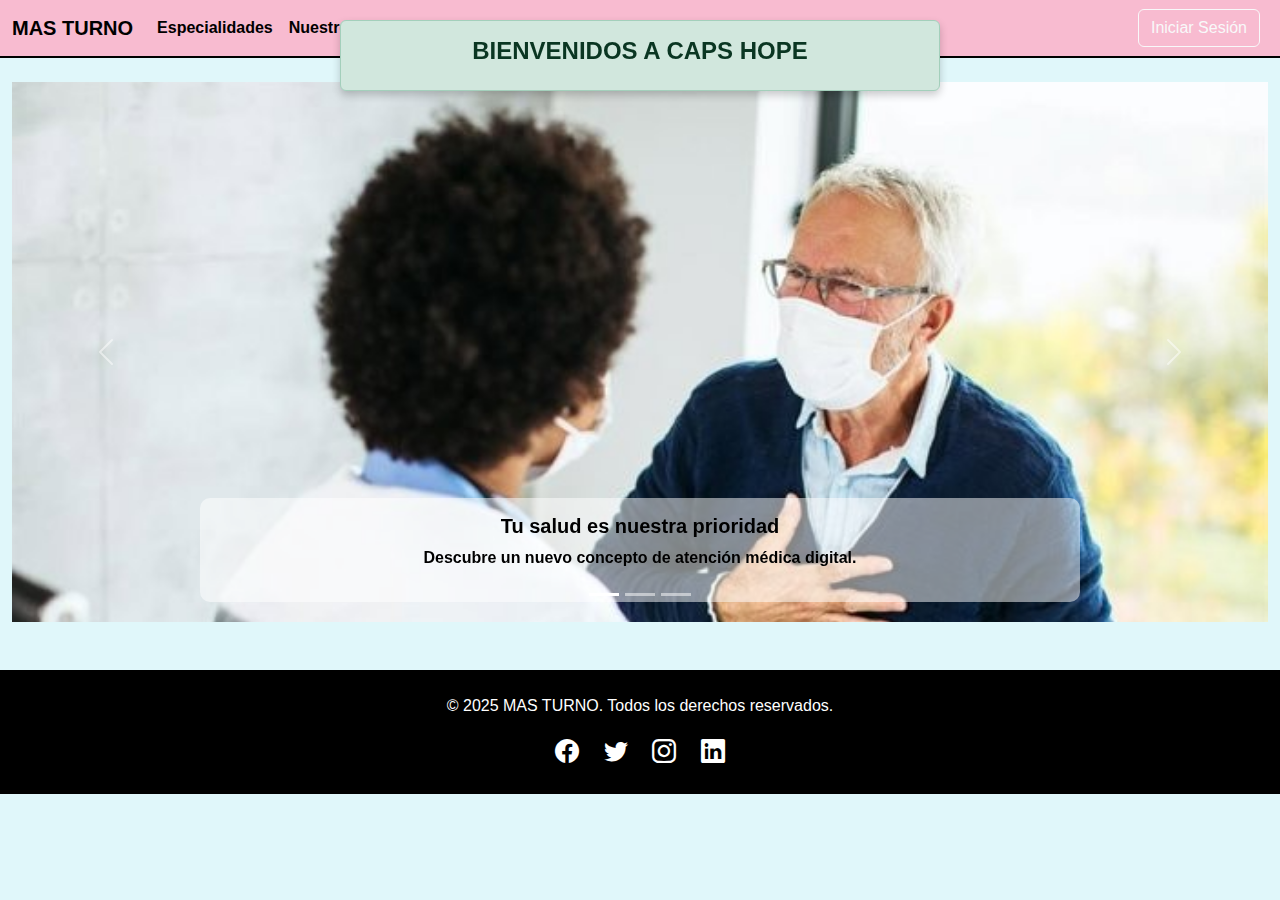
<file: MI TURNO DE SALUD/index/index.html>
<!DOCTYPE html>
<html lang="es">
<head>
    <meta charset="UTF-8">
    <meta name="viewport" content="width=device-width, initial-scale=1.0">
    <title>MAS TURNO - Inicio</title>
    <link href="https://cdn.jsdelivr.net/npm/bootstrap@5.3.0/dist/css/bootstrap.min.css" rel="stylesheet">
    <link rel="stylesheet" href="https://cdn.jsdelivr.net/npm/bootstrap-icons@1.10.5/font/bootstrap-icons.css">
    <link rel="stylesheet" href="css/styles.css">
</head>
<body>
    <div id="welcome-message" class="floating-alert alert alert-success text-center d-none" role="alert">
        <h4 class="alert-heading text-uppercase fw-bold">Bienvenidos a CAPS hope</h4>
    </div>

    <div class="modal fade" id="loginModal" tabindex="-1" aria-labelledby="loginModalLabel" aria-hidden="true">
        <div class="modal-dialog">
            <div class="modal-content">
                <div class="modal-header">
                    <h5 class="modal-title" id="loginModalLabel">Iniciar Sesión</h5>
                    <button type="button" class="btn-close" data-bs-dismiss="modal" aria-label="Close"></button>
                </div>
                <div class="modal-body">
                    <form id="login-form">
                        <div class="mb-3">
                            <label for="login-email" class="form-label">Email</label>
                            <input type="email" class="form-control" id="login-email" required>
                        </div>
                        <div class="mb-3">
                            <label for="login-password" class="form-label">Contraseña</label>
                            <input type="password" class="form-control" id="login-password" required>
                        </div>
                        <div id="login-error-message" class="alert alert-danger d-none" role="alert">
                            El email o la contraseña son incorrectos.
                        </div>
                        <button type="submit" class="btn btn-primary">Iniciar Sesión</button>
                    </form>
                </div>
                <div class="modal-footer">
                    <span>¿No tienes una cuenta?</span>
                    <a href="registro.html" class="btn btn-link">Regístrate aquí</a>
                </div>
            </div>
        </div>
    </div>
    
    <nav class="navbar navbar-expand-lg">
        <div class="container-fluid">
            <a class="navbar-brand" href="index.html">MAS TURNO</a>
            <button class="navbar-toggler" type="button" data-bs-toggle="collapse" data-bs-target="#navbarNavDropdown" aria-controls="navbarNavDropdown" aria-expanded="false" aria-label="Toggle navigation">
                <span class="navbar-toggler-icon"></span>
            </button>
            <div class="collapse navbar-collapse" id="navbarNavDropdown">
                <ul class="navbar-nav me-auto mb-2 mb-lg-0">
                    <li class="nav-item">
                        <a class="nav-link" href="especialidades.html">Especialidades</a>
                    </li>
                    <li class="nav-item">
                        <a class="nav-link" href="equipo_sanitario.html">Nuestro Equipo</a>
                    </li>
                    <li class="nav-item dropdown">
                        <a class="nav-link dropdown-toggle" href="#" id="navbarDropdownMenuLink" role="button" data-bs-toggle="dropdown" aria-expanded="false">
                            Más Info
                        </a>
                        <ul class="dropdown-menu" aria-labelledby="navbarDropdownMenuLink">
                            <li><a class="dropdown-item" href="https://www.paho.org/es/calendario" target="_blank">Fechas Importantes</a></li>
                            <li><a class="dropdown-item" href="https://www.paho.org/es/temas/funciones-esenciales-salud-publica" target="_blank">Salud Pública</a></li>
                            <li><a class="dropdown-item" href="https://www.argentina.gob.ar/sites/default/files/2016_cuidados_enfermeria_del_nino_con_sindrome_down.pdf" target="_blank">Cuidado Infantil</a></li>
                        </ul>
                    </li>
                </ul>
                <div class="d-flex">
                    <button class="btn btn-outline-light me-2" type="button" data-bs-toggle="modal" data-bs-target="#loginModal">Iniciar Sesión</button>
                </div>
            </div>
        </div>
    </nav>
    <main class="container-fluid mt-4">
        <div id="mainCarousel" class="carousel slide" data-bs-ride="carousel">
            <div class="carousel-indicators">
                <button type="button" data-bs-target="#mainCarousel" data-bs-slide-to="0" class="active" aria-current="true" aria-label="Slide 1"></button>
                <button type="button" data-bs-target="#mainCarousel" data-bs-slide-to="1" aria-label="Slide 2"></button>
                <button type="button" data-bs-target="#mainCarousel" data-bs-slide-to="2" aria-label="Slide 3"></button>
            </div>
            <div class="carousel-inner">
                <div class="carousel-item active">
                    <img src="tu salud es nuestra prioridad.jpg" class="d-block w-100" alt="Consultorio Medico">
                    <div class="carousel-caption d-none d-md-block">
                        <h5>Tu salud es nuestra prioridad</h5>
                        <p>Descubre un nuevo concepto de atención médica digital.</p>
                    </div>
                </div>
                <div class="carousel-item">
                    <img src="equipo de salud.jpg" class="d-block w-100" alt="Atencion al paciente">
                    <div class="carousel-caption d-none d-md-block">
                        <h5>Personal altamente calificado</h5>
                        <p>Atención personalizada en cada consulta.</p>
                    </div>
                </div>
                <div class="carousel-item">
                    <img src="equpo-multidisiplinario.jpg" class="d-block w-100" alt="Equipo Medico">
                    <div class="carousel-caption d-none d-md-block">
                        <h5>Equipo multidisciplinario</h5>
                        <p>Expertos en diversas especialidades listos para asistirte.</p>
                    </div>
                </div>
            </div>
            <button class="carousel-control-prev" type="button" data-bs-target="#mainCarousel" data-bs-slide="prev">
                <span class="carousel-control-prev-icon" aria-hidden="true"></span>
                <span class="visually-hidden">Previous</span>
            </button>
            <button class="carousel-control-next" type="button" data-bs-target="#mainCarousel" data-bs-slide="next">
                <span class="carousel-control-next-icon" aria-hidden="true"></span>
                <span class="visually-hidden">Next</span>
            </button>
        </div>
    </main>

    <footer class="text-white py-4 mt-5">
        <div class="container text-center">
            <p>&copy; 2025 MAS TURNO. Todos los derechos reservados.</p>
            <div class="social-icons">
                <a href="#"><i class="bi bi-facebook"></i></a>
                <a href="#"><i class="bi bi-twitter"></i></a>
                <a href="#"><i class="bi bi-instagram"></i></a>
                <a href="#"><i class="bi bi-linkedin"></i></a>
            </div>
        </div>
    </footer>
    
    <script src="https://cdn.jsdelivr.net/npm/bootstrap@5.3.0/dist/js/bootstrap.bundle.min.js"></script>
    <script>
        document.addEventListener('DOMContentLoaded', function () {
            // Mensaje de bienvenida flotante
            const welcomeMessage = document.getElementById('welcome-message');
            welcomeMessage.classList.remove('d-none');
            setTimeout(() => {
                welcomeMessage.classList.add('d-none');
            }, 5000);

            // Carrusel automático
            const carousel = new bootstrap.Carousel(document.getElementById('mainCarousel'), {
                interval: 6000
            });
        });
    </script>
</body>
</html>
</file>
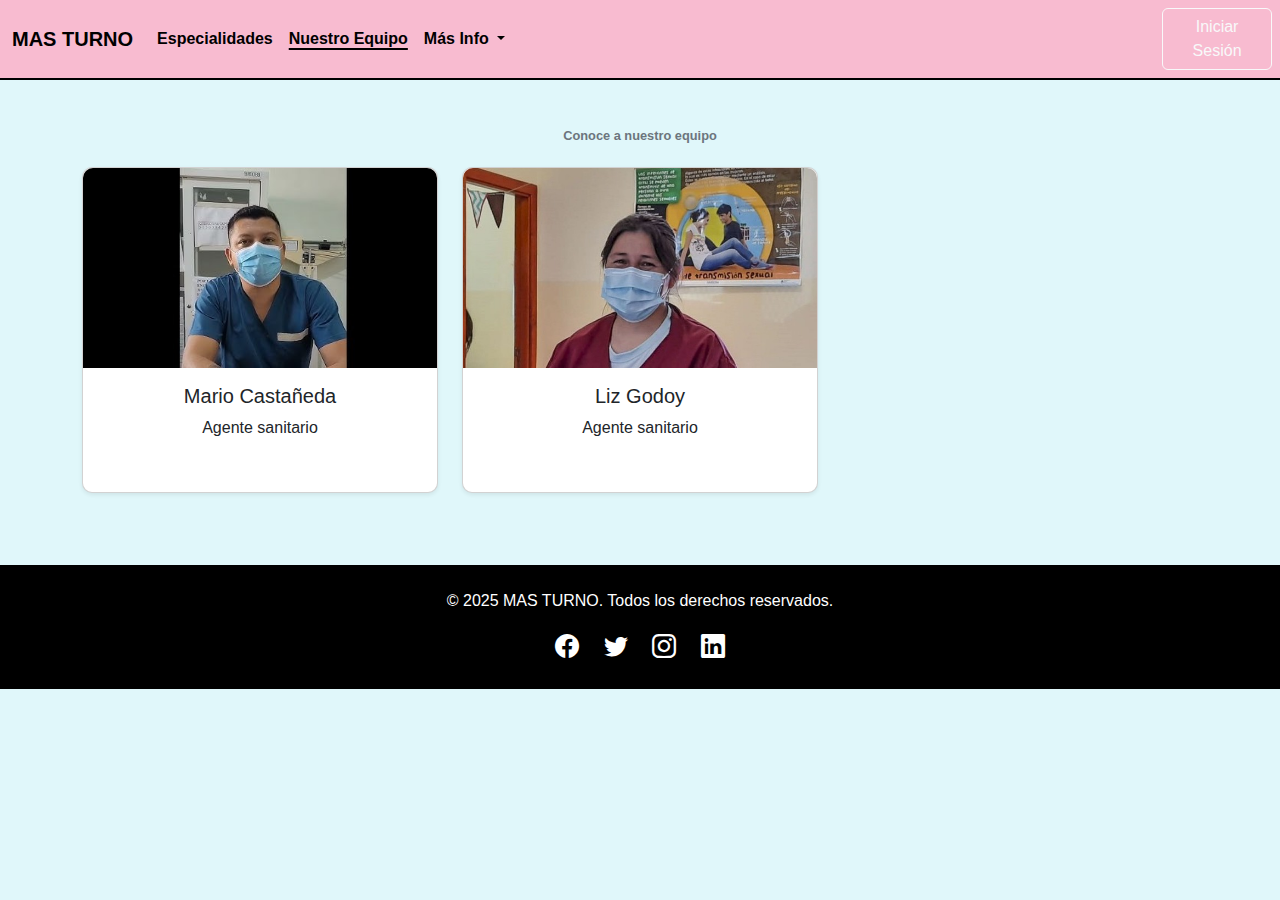
<file: MI TURNO DE SALUD/index/equipo_sanitario.html>
<!DOCTYPE html>
<html lang="es">
<head>
    <meta charset="UTF-8">
    <meta name="viewport" content="width=device-width, initial-scale=1.0">
    <title>Equipo Sanitario - MAS TURNO</title>
    <link href="https://cdn.jsdelivr.net/npm/bootstrap@5.3.0/dist/css/bootstrap.min.css" rel="stylesheet">
    <link rel="stylesheet" href="https://cdn.jsdelivr.net/npm/bootstrap-icons@1.10.5/font/bootstrap-icons.css">
    <link rel="stylesheet" href="css/styles.css">
</head>
<body>
        <div class="modal fade" id="loginModal" tabindex="-1" aria-labelledby="loginModalLabel" aria-hidden="true">
        <div class="modal-dialog">
            <div class="modal-content">
                <div class="modal-header">
                    <h5 class="modal-title" id="loginModalLabel">Iniciar Sesión</h5>
                    <button type="button" class="btn-close" data-bs-dismiss="modal" aria-label="Close"></button>
                </div>
                <div class="modal-body">
                    <form id="login-form">
                        <div class="mb-3">
                            <label for="login-email" class="form-label">Email</label>
                            <input type="email" class="form-control" id="login-email" required>
                        </div>
                        <div class="mb-3">
                            <label for="login-password" class="form-label">Contraseña</label>
                            <input type="password" class="form-control" id="login-password" required>
                        </div>
                        <div id="login-error-message" class="alert alert-danger d-none" role="alert">
                            El email o la contraseña son incorrectos.
                        </div>
                        <button type="submit" class="btn btn-primary">Iniciar Sesión</button>
                    </form>
                </div>
                <div class="modal-footer">
                    <span>¿No tienes una cuenta?</span>
                    <a href="registro.html" class="btn btn-link">Regístrate aquí</a>
                </div>
            </div>
        </div>
    </div>
    <nav class="navbar navbar-expand-lg">
        <div class="container-fluid">
            <a class="navbar-brand" href="index.html">MAS TURNO</a>
            <button class="navbar-toggler" type="button" data-bs-toggle="collapse" data-bs-target="#navbarNavDropdown" aria-controls="navbarNavDropdown" aria-expanded="false" aria-label="Toggle navigation">
                <span class="navbar-toggler-icon"></span>
            </button>
            <div class="collapse navbar-collapse" id="navbarNavDropdown">
                <ul class="navbar-nav me-auto mb-2 mb-lg-0">
                    <li class="nav-item">
                        <a class="nav-link" href="especialidades.html">Especialidades</a>
                    </li>
                    <li class="nav-item">
                        <a class="nav-link active" aria-current="page" href="equipo_sanitario.html">Nuestro Equipo</a>
                    </li>
                    <li class="nav-item dropdown">
                        <a class="nav-link dropdown-toggle" href="#" id="navbarDropdownMenuLink" role="button" data-bs-toggle="dropdown" aria-expanded="false">
                            Más Info
                        </a>
                        <ul class="dropdown-menu" aria-labelledby="navbarDropdownMenuLink">
                            <li><a class="dropdown-item" href="https://www.paho.org/es/calendario" target="_blank">Fechas Importantes</a></li>
                            <li><a class="dropdown-item" href="https://www.paho.org/es/temas/funciones-esenciales-salud-publica" target="_blank">Salud Pública</a></li>
                            <li><a class="dropdown-item" href="https://www.argentina.gob.ar/sites/default/files/2016_cuidados_enfermeria_del_nino_con_sindrome_down.pdf" target="_blank">Cuidado Infantil</a></li>
                        </ul>
                    </li>
                </ul>
            </div>
        </div> 
               <div class="d-flex">
                    <button class="btn btn-outline-light me-2" type="button" data-bs-toggle="modal" data-bs-target="#loginModal">Iniciar Sesión</button>
                </div>
    </nav>
    <main class="container my-5">
        <h2 class="text-center text-secondary mb-4">Conoce a nuestro equipo</h2>
        <div class="row">
            <div class="col-md-4 mb-4">
                <div class="card h-100 shadow-sm">
                    <img src="agente sanitario 2.jpg" class="card-img-top" alt="Dr. Simon Romero">
                    <div class="card-body text-center">
                        <h5 class="card-title">Mario Castañeda</h5>
                        <p class="card-text">Agente sanitario</p>
                        <H1></H1>
                    </div>
                </div>
            </div> 
            <div class="col-md-4 mb-4">
                <div class="card h-100 shadow-sm">
                    <img src="agente sanitario 1.jpg" class="card-img-top" alt="Dra. Cristina Lopez">
                    <div class="card-body text-center">
                        <h5 class="card-title">Liz Godoy</h5>
                        <p class="card-text">Agente sanitario</p>
                        <h2></h2>
                    </div>
                </div>
            </div>
            
            
        </div>
    </main>

    <footer class="text-white py-4 mt-5">
        <div class="container text-center">
            <p>&copy; 2025 MAS TURNO. Todos los derechos reservados.</p>
            <div class="social-icons">
                <a href="#"><i class="bi bi-facebook"></i></a>
                <a href="#"><i class="bi bi-twitter"></i></a>
                <a href="#"><i class="bi bi-instagram"></i></a>
                <a href="#"><i class="bi bi-linkedin"></i></a>
            </div>
        </div>
    </footer>
    
    <script src="https://cdn.jsdelivr.net/npm/bootstrap@5.3.0/dist/js/bootstrap.bundle.min.js"></script>
</body>
</html>
</file>
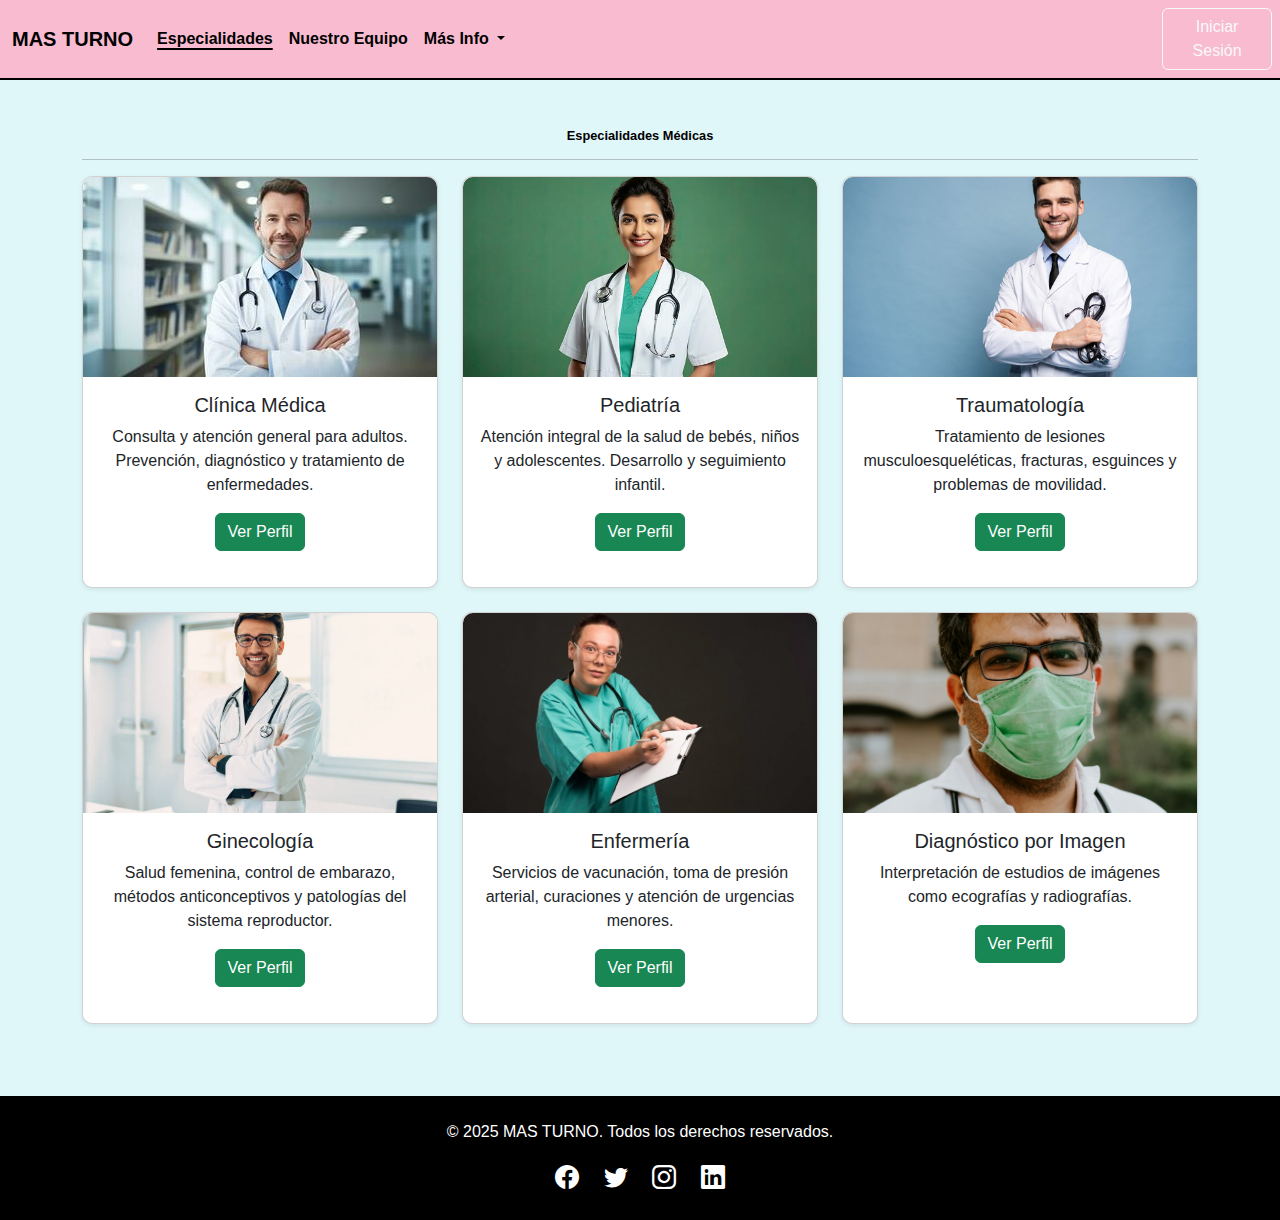
<file: MI TURNO DE SALUD/index/especialidades.html>
<!DOCTYPE html>
<html lang="es">
<head>
    <meta charset="UTF-8">
    <meta name="viewport" content="width=device-width, initial-scale=1.0">
    <title>Especialidades - MAS TURNO</title>
    <link href="https://cdn.jsdelivr.net/npm/bootstrap@5.3.0/dist/css/bootstrap.min.css" rel="stylesheet">
    <link rel="stylesheet" href="https://cdn.jsdelivr.net/npm/bootstrap-icons@1.10.5/font/bootstrap-icons.css">
    <link rel="stylesheet" href="css/styles.css">
</head>
<div class="modal fade" id="loginModal" tabindex="-1" aria-labelledby="loginModalLabel" aria-hidden="true">
        <div class="modal-dialog">
            <div class="modal-content">
                <div class="modal-header">
                    <h5 class="modal-title" id="loginModalLabel">Iniciar Sesión</h5>
                    <button type="button" class="btn-close" data-bs-dismiss="modal" aria-label="Close"></button>
                </div>
                <div class="modal-body">
                    <form id="login-form">
                        <div class="mb-3">
                            <label for="login-email" class="form-label">Email</label>
                            <input type="email" class="form-control" id="login-email" required>
                        </div>
                        <div class="mb-3">
                            <label for="login-password" class="form-label">Contraseña</label>
                            <input type="password" class="form-control" id="login-password" required>
                        </div>
                        <div id="login-error-message" class="alert alert-danger d-none" role="alert">
                            El email o la contraseña son incorrectos.
                        </div>
                        <button type="submit" class="btn btn-primary">Iniciar Sesión</button>
                    </form>
                </div>
                <div class="modal-footer">
                    <span>¿No tienes una cuenta?</span>
                    <a href="registro.html" class="btn btn-link">Regístrate aquí</a>
                </div>
            </div>
        </div>
    </div>
    <div id="welcome-message" class="floating-alert alert alert-success d-none">
        <h4 class="alert-heading text-black text-uppercase fw-bold">BIENVENIDOS AL CAPS CARMELITAS DESCALZAS</h4>
        <p class="text-black">Tu salud, nuestra prioridad. Te ayudamos a gestionar tus turnos de forma sencilla y rápida.</p>
    </div>

    <nav class="navbar navbar-expand-lg">
        <div class="container-fluid">
            <a class="navbar-brand" href="index.html">MAS TURNO</a>
            <button class="navbar-toggler" type="button" data-bs-toggle="collapse" data-bs-target="#navbarNavDropdown" aria-controls="navbarNavDropdown" aria-expanded="false" aria-label="Toggle navigation">
                <span class="navbar-toggler-icon"></span>
            </button>
            <div class="collapse navbar-collapse" id="navbarNavDropdown">
                <ul class="navbar-nav me-auto mb-2 mb-lg-0">
                    <li class="nav-item">
                        <a class="nav-link active" aria-current="page" href="especialidades.html">Especialidades</a>
                    </li>
                    <li class="nav-item">
                        <a class="nav-link" href="equipo_sanitario.html">Nuestro Equipo</a>
                    </li>
                    <li class="nav-item dropdown">
                        <a class="nav-link dropdown-toggle" href="#" id="navbarDropdownMenuLink" role="button" data-bs-toggle="dropdown" aria-expanded="false">
                            Más Info
                        </a>
                        <ul class="dropdown-menu" aria-labelledby="navbarDropdownMenuLink">
                            <li><a class="dropdown-item" href="https://www.paho.org/es/calendario">Fechas Importantes</a></li>
                            <li><a class="dropdown-item" href="https://www.paho.org/es/temas/funciones-esenciales-salud-publica">Salud Pública</a></li>
                            <li><a class="dropdown-item" href="https://www.argentina.gob.ar/sites/default/files/2025-01-v2-calendario-nacional-vacunacion.pdf">Calendario de Vacunación</a></li>
                        </ul>
                    </li>
                </ul>
                
            </div>
        </div>
       <div class="d-flex">
                    <button class="btn btn-outline-light me-2" type="button" data-bs-toggle="modal" data-bs-target="#loginModal">Iniciar Sesión</button>
                </div>
    </nav>
    
    
    <main class="container my-5">
        <h2 class="text-center">Especialidades Médicas</h2>
        <hr>
        <div class="row" id="especialidades-container">
            <div class="col-md-4 mb-4">
                <div class="card h-100 shadow-sm">
                    <img src="sergio-de-la-fuente.jpg" class="card-img-top" alt="Clínica Médica">
                    <div class="card-body text-center">
                        <h5 class="card-title">Clínica Médica</h5>
                        <p class="card-text">Consulta y atención general para adultos. Prevención, diagnóstico y tratamiento de enfermedades.</p>
                        <a href="medico_de_la_fuente.html" class="btn btn-success">Ver Perfil</a>
                    </div>
                </div>
            </div>
            <div class="col-md-4 mb-4">
                <div class="card h-100 shadow-sm">
                    <img src="cristina-lopez.jpg" class="card-img-top" alt="Pediatría">
                    <div class="card-body text-center">
                        <h5 class="card-title">Pediatría</h5>
                        <p class="card-text">Atención integral de la salud de bebés, niños y adolescentes. Desarrollo y seguimiento infantil.</p>
                        <a href="medico_cristina_lopez.html" class="btn btn-success">Ver Perfil</a>
                    </div>
                </div>
            </div>
            <div class="col-md-4 mb-4">
                <div class="card h-100 shadow-sm">
                    <img src="simon-romero.jpg" class="card-img-top" alt="Traumatología">
                    <div class="card-body text-center">
                        <h5 class="card-title">Traumatología</h5>
                        <p class="card-text">Tratamiento de lesiones musculoesqueléticas, fracturas, esguinces y problemas de movilidad.</p>
                        <a href="medico_simon_romero.html" class="btn btn-success">Ver Perfil</a>
                    </div>
                </div>
            </div>
            <div class="col-md-4 mb-4">
                <div class="card h-100 shadow-sm">
                    <img src="pedro-quinto.jpg" class="card-img-top" alt="Ginecología">
                    <div class="card-body text-center">
                        <h5 class="card-title">Ginecología</h5>
                        <p class="card-text">Salud femenina, control de embarazo, métodos anticonceptivos y patologías del sistema reproductor.</p>
                        <a href="medico_pedro_quinto.html" class="btn btn-success">Ver Perfil</a>
                    </div>
                </div>
            </div>
            <div class="col-md-4 mb-4">
                <div class="card h-100 shadow-sm">
                    <img src="maria-soto.jpg" class="card-img-top" alt="Enfermería">
                    <div class="card-body text-center">
                        <h5 class="card-title">Enfermería</h5>
                        <p class="card-text">Servicios de vacunación, toma de presión arterial, curaciones y atención de urgencias menores.</p>
                        <a href="medico_maria_soto.html" class="btn btn-success">Ver Perfil</a>
                    </div>
                </div>
            </div>
            <div class="col-md-4 mb-4">
                <div class="card h-100 shadow-sm">
                    <img src="licenciado.jpg" class="card-img-top" alt="Diagnóstico por Imagen">
                    <div class="card-body text-center">
                        <h5 class="card-title">Diagnóstico por Imagen</h5>
                        <p class="card-text">Interpretación de estudios de imágenes como ecografías y radiografías.</p>
                        <a href="lic_juan_perez.html" class="btn btn-success">Ver Perfil</a>
                    </div>
                </div>
            </div>
        </div>
    </main>

    <footer class="text-white py-4 mt-5">
        <div class="container text-center">
            <p>&copy; 2025 MAS TURNO. Todos los derechos reservados.</p>
            <div class="social-icons">
                <a href="#"><i class="bi bi-facebook"></i></a>
                <a href="#"><i class="bi bi-twitter"></i></a>
                <a href="#"><i class="bi bi-instagram"></i></a>
                <a href="#"><i class="bi bi-linkedin"></i></a>
            </div>
        </div>
    </footer>
    
    <script src="https://cdn.jsdelivr.net/npm/bootstrap@5.3.0/dist/js/bootstrap.bundle.min.js"></script>
    <script src="js/script.js"></script>
</body>
</html>
</file>
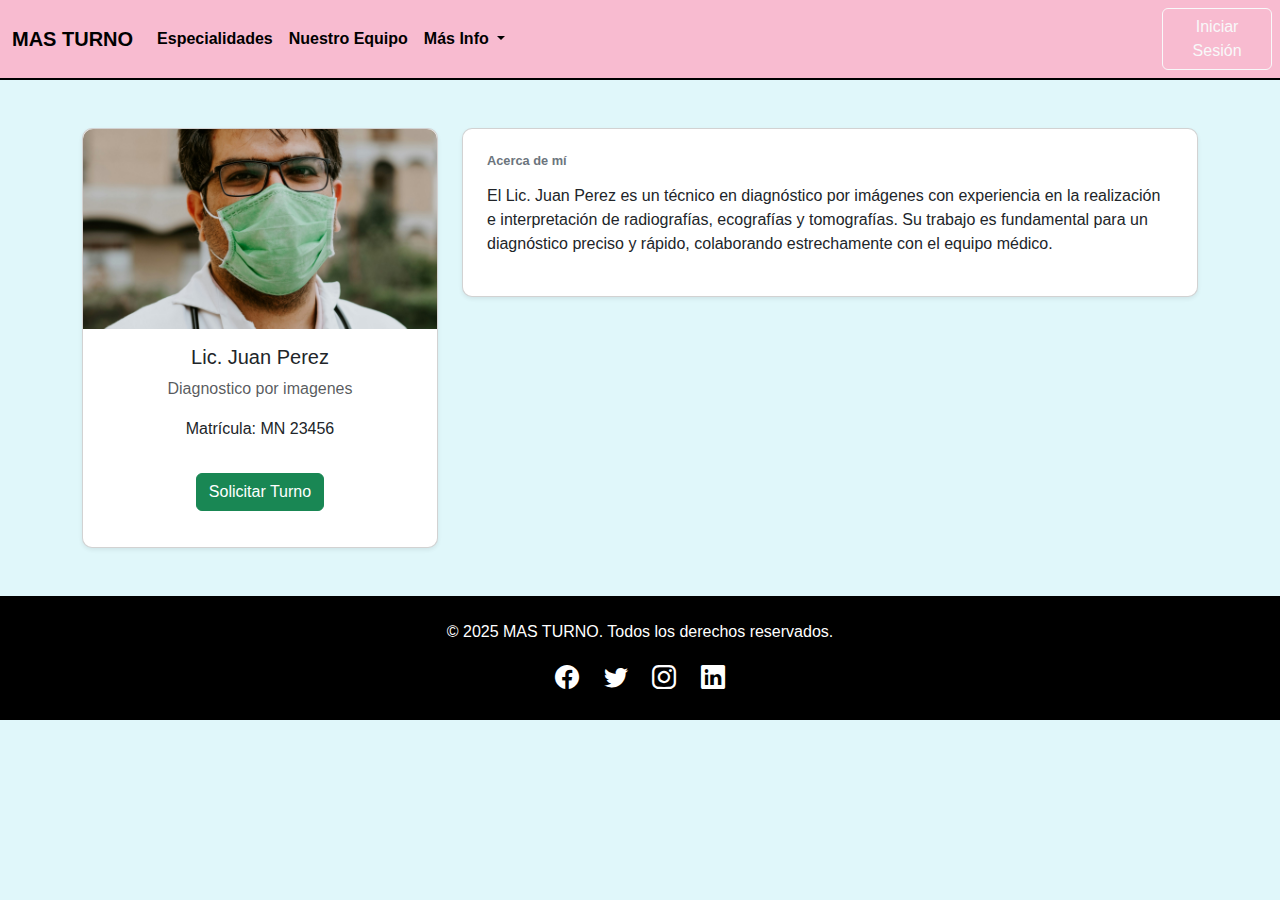
<file: MI TURNO DE SALUD/index/lic_juan_perez.html>
<!DOCTYPE html>
<html lang="es">
<head>
    <meta charset="UTF-8">
    <meta name="viewport" content="width=device-width, initial-scale=1.0">
    <title>Lic. Juan Perez - Diagnostico por imagenes</title>
    <link href="https://cdn.jsdelivr.net/npm/bootstrap@5.3.0/dist/css/bootstrap.min.css" rel="stylesheet">
    <link rel="stylesheet" href="https://cdn.jsdelivr.net/npm/bootstrap-icons@1.10.5/font/bootstrap-icons.css">
    <link rel="stylesheet" href="css/styles.css">
</head>
<body>
        <div class="modal fade" id="loginModal" tabindex="-1" aria-labelledby="loginModalLabel" aria-hidden="true">
        <div class="modal-dialog">
            <div class="modal-content">
                <div class="modal-header">
                    <h5 class="modal-title" id="loginModalLabel">Iniciar Sesión</h5>
                    <button type="button" class="btn-close" data-bs-dismiss="modal" aria-label="Close"></button>
                </div>
                <div class="modal-body">
                    <form id="login-form">
                        <div class="mb-3">
                            <label for="login-email" class="form-label">Email</label>
                            <input type="email" class="form-control" id="login-email" required>
                        </div>
                        <div class="mb-3">
                            <label for="login-password" class="form-label">Contraseña</label>
                            <input type="password" class="form-control" id="login-password" required>
                        </div>
                        <div id="login-error-message" class="alert alert-danger d-none" role="alert">
                            El email o la contraseña son incorrectos.
                        </div>
                        <button type="submit" class="btn btn-primary">Iniciar Sesión</button>
                    </form>
                </div>
                <div class="modal-footer">
                    <span>¿No tienes una cuenta?</span>
                    <a href="registro.html" class="btn btn-link">Regístrate aquí</a>
                </div>
            </div>
        </div>
    </div>
    <div class="modal fade" id="loginModal" tabindex="-1" aria-labelledby="loginModalLabel" aria-hidden="true">
        <div class="modal-dialog">
            <div class="modal-content">
                <div class="modal-header">
                    <h5 class="modal-title" id="loginModalLabel">Iniciar Sesión</h5>
                    <button type="button" class="btn-close" data-bs-dismiss="modal" aria-label="Close"></button>
                </div>
                <div class="modal-body">
                    <div id="login-message" class="alert alert-warning d-none text-center">
                        <h4 class="alert-heading text-uppercase fw-bold">Por favor, inicie sesión para hacer su consulta.</h4>
                    </div>
                    <form id="login-form">
                        <div class="mb-3">
                            <label for="login-email" class="form-label">Email</label>
                            <input type="email" class="form-control" id="login-email" required>
                        </div>
                        <div class="mb-3">
                            <label for="login-password" class="form-label">Contraseña</label>
                            <input type="password" class="form-control" id="login-password" required>
                        </div>
                        <button type="submit" class="btn btn-primary">Iniciar Sesión</button>
                    </form>
                </div>
                <div class="modal-footer">
                    <span>¿No tienes una cuenta?</span>
                    <a href="registro.html" class="btn btn-link">Regístrate aquí</a>
                </div>
            </div>
        </div>
    </div>
    <nav class="navbar navbar-expand-lg">
        <div class="container-fluid">
            <a class="navbar-brand" href="index.html">MAS TURNO</a>
            <button class="navbar-toggler" type="button" data-bs-toggle="collapse" data-bs-target="#navbarNavDropdown" aria-controls="navbarNavDropdown" aria-expanded="false" aria-label="Toggle navigation">
                <span class="navbar-toggler-icon"></span>
            </button>
            <div class="collapse navbar-collapse" id="navbarNavDropdown">
                <ul class="navbar-nav me-auto mb-2 mb-lg-0">
                    <li class="nav-item">
                        <a class="nav-link" href="especialidades.html">Especialidades</a>
                    </li>
                    <li class="nav-item">
                        <a class="nav-link" href="equipo_sanitario.html">Nuestro Equipo</a>
                    </li>
                    <li class="nav-item dropdown">
                        <a class="nav-link dropdown-toggle" href="#" id="navbarDropdownMenuLink" role="button" data-bs-toggle="dropdown" aria-expanded="false">
                            Más Info
                        </a>
                        <ul class="dropdown-menu" aria-labelledby="navbarDropdownMenuLink">
                            <li><a class="dropdown-item" href="https://www.paho.org/es/calendario" target="_blank">Fechas Importantes</a></li>
                            <li><a class="dropdown-item" href="https://www.paho.org/es/temas/funciones-esenciales-salud-publica" target="_blank">Salud Pública</a></li>
                            <li><a class="dropdown-item" href="https://www.argentina.gob.ar/sites/default/files/2016_cuidados_enfermeria_del_nino_con_sindrome_down.pdf" target="_blank">Cuidado Infantil</a></li>
                        </ul>
                    </li>
                </ul>
            </div>
        </div>
         <div class="d-flex">
                    <button class="btn btn-outline-light me-2" type="button" data-bs-toggle="modal" data-bs-target="#loginModal">Iniciar Sesión</button>
                </div>
    </nav>
    <main class="container my-5">
        <div class="row">
            <div class="col-md-4">
                <div class="card h-100 shadow-sm">
                    <img src="licenciado.jpg" class="card-img-top" alt="Lic. Juan Perez">
                    <div class="card-body text-center">
                        <h5 class="card-title">Lic. Juan Perez</h5>
                        <p class="card-text text-muted">Diagnostico por imagenes</p>
                        <p class="card-text">Matrícula: MN 23456</p>
                        <button class="btn btn-success mt-3" data-bs-toggle="modal" data-bs-target="#calendarModal">Solicitar Turno</button>
                    </div>
                </div>
            </div>
            <div class="col-md-8">
                <div class="card shadow-sm p-4">
                    <h3 class="text-secondary mb-3">Acerca de mí</h3>
                    <p>El Lic. Juan Perez es un técnico en diagnóstico por imágenes con experiencia en la realización e interpretación de radiografías, ecografías y tomografías. Su trabajo es fundamental para un diagnóstico preciso y rápido, colaborando estrechamente con el equipo médico.</p>
                </div>
            </div>
        </div>
    </main>
    <div class="modal fade" id="calendarModal" tabindex="-1" aria-labelledby="calendarModalLabel" aria-hidden="true">
      <div class="modal-dialog modal-lg">
        <div class="modal-content">
          <div class="modal-header">
            <h5 class="modal-title" id="calendarModalLabel">Disponibilidad de Turnos</h5>
            <button type="button" class="btn-close" data-bs-dismiss="modal" aria-label="Close"></button>
          </div>
          <div class="modal-body">
            <div id="calendar-container"></div>
            <div id="time-slots-container" class="mt-4"></div>
            <div id="no-slots-message" class="alert alert-danger mt-3 d-none">
                <h4 class="alert-heading text-uppercase fw-bold">Los cupos ya están todos ocupados para ese día.</h4>
            </div>
          </div>
        </div>
      </div>
    </div>
    <footer class="text-white py-4 mt-5">
        <div class="container text-center">
            <p>&copy; 2025 MAS TURNO. Todos los derechos reservados.</p>
            <div class="social-icons">
                <a href="#"><i class="bi bi-facebook"></i></a>
                <a href="#"><i class="bi bi-twitter"></i></a>
                <a href="#"><i class="bi bi-instagram"></i></a>
                <a href="#"><i class="bi bi-linkedin"></i></a>
            </div>
        </div>
    </footer>
    
    <script src="https://cdn.jsdelivr.net/npm/bootstrap@5.3.0/dist/js/bootstrap.bundle.min.js"></script>
    <script src="js/script.js"></script>
    <script>
        document.addEventListener('DOMContentLoaded', function () {
            // Lógica para el modal de inicio de sesión
            let isLoggedIn = false;
            const loginModalElement = document.getElementById('loginModal');
            const loginModal = new bootstrap.Modal(loginModalElement);

            window.showLoginModal = function() {
                loginModal.show();
            };

            const turnoBtn = document.querySelector('[data-bs-target="#calendarModal"]');
            turnoBtn.addEventListener('click', function(event) {
                if (!isLoggedIn) {
                    event.preventDefault();
                    showLoginModal();
                }
            });

            // Reemplazo de la lógica del script.js para que funcione en páginas individuales
            const specialty = 'Diagnostico por imagenes';
            const availableDates = ['2025-09-25', '2025-09-27']; 
            const availableTimes = ['13:00', '14:00', '15:00'];
            const noSlots = false; 

            const calendarContainer = document.getElementById('calendar-container');
            const timeSlotsContainer = document.getElementById('time-slots-container');
            const noSlotsMessage = document.getElementById('no-slots-message');

            const renderCalendar = (specialty, availableDates) => {
                const today = new Date();
                const year = today.getFullYear();
                const month = today.getMonth();

                const firstDayOfMonth = new Date(year, month, 1).getDay();
                const daysInMonth = new Date(year, month + 1, 0).getDate();

                let calendarHtml = `
                    <div class="calendar-header">
                        <button class="btn btn-sm btn-outline-secondary" disabled>&lt;</button>
                        <span>${new Date(year, month).toLocaleString('es-ES', { month: 'long', year: 'numeric' })}</span>
                        <button class="btn btn-sm btn-outline-secondary" disabled>&gt;</button>
                    </div>
                    <div class="calendar-grid">
                        <div class="day-header">Lun</div>
                        <div class="day-header">Mar</div>
                        <div class="day-header">Mié</div>
                        <div class="day-header">Jue</div>
                        <div class="day-header">Vie</div>
                        <div class="day-header">Sáb</div>
                        <div class="day-header">Dom</div>
                `;

                for (let i = 0; i < firstDayOfMonth; i++) {
                    calendarHtml += '<div></div>';
                }

                for (let day = 1; day <= daysInMonth; day++) {
                    const date = new Date(year, month, day);
                    const dateString = date.toISOString().split('T')[0];
                    const isAvailable = availableDates.includes(dateString);
                    const dayClass = isAvailable ? 'available' : 'unavailable';
                    const dataDate = `data-date="${dateString}"`;
                    calendarHtml += `<div class="day-cell ${dayClass}" ${dataDate}>${day}</div>`;
                }
                
                calendarHtml += '</div>';
                calendarContainer.innerHTML = calendarHtml;
                
                const dayCells = calendarContainer.querySelectorAll('.day-cell.available');
                dayCells.forEach(cell => {
                    cell.addEventListener('click', (event) => {
                        const selectedDate = event.target.dataset.date;
                        showTimeSlots(specialty, selectedDate);
                    });
                });
            };

            const showTimeSlots = (specialty, date) => {
                timeSlotsContainer.innerHTML = '';
                noSlotsMessage.classList.add('d-none');
                
                if (noSlots) {
                    noSlotsMessage.classList.remove('d-none');
                    return;
                }

                let scheduleHtml = `
                    <h5>Horarios Disponibles para ${specialty} el ${date}</h5>
                    <ul class="schedule-list">
                `;
                availableTimes.forEach(hour => {
                    scheduleHtml += `
                        <li class="schedule-item available">
                            <span>${hour}</span>
                            <button class="btn btn-sm btn-success" data-bs-dismiss="modal" data-time="${hour}">
                                Reservar
                            </button>
                        </li>
                    `;
                });
                scheduleHtml += '</ul>';
                timeSlotsContainer.innerHTML = scheduleHtml;
            };

            document.getElementById('calendarModal').addEventListener('show.bs.modal', () => {
                renderCalendar(specialty, availableDates);
            });
            
            document.getElementById('calendarModal').addEventListener('click', (event) => {
                if (event.target.matches('[data-time]')) {
                    const selectedTime = event.target.dataset.time;
                    const selectedDate = document.querySelector('.day-cell.selected').dataset.date;
                    alert(`Simulando reserva para ${specialty} el ${selectedDate} a las ${selectedTime}hs. ¡Pronto recibirá un correo electrónico!`);
                }
            });

        });
    </script>
</body>
</html>
</file>
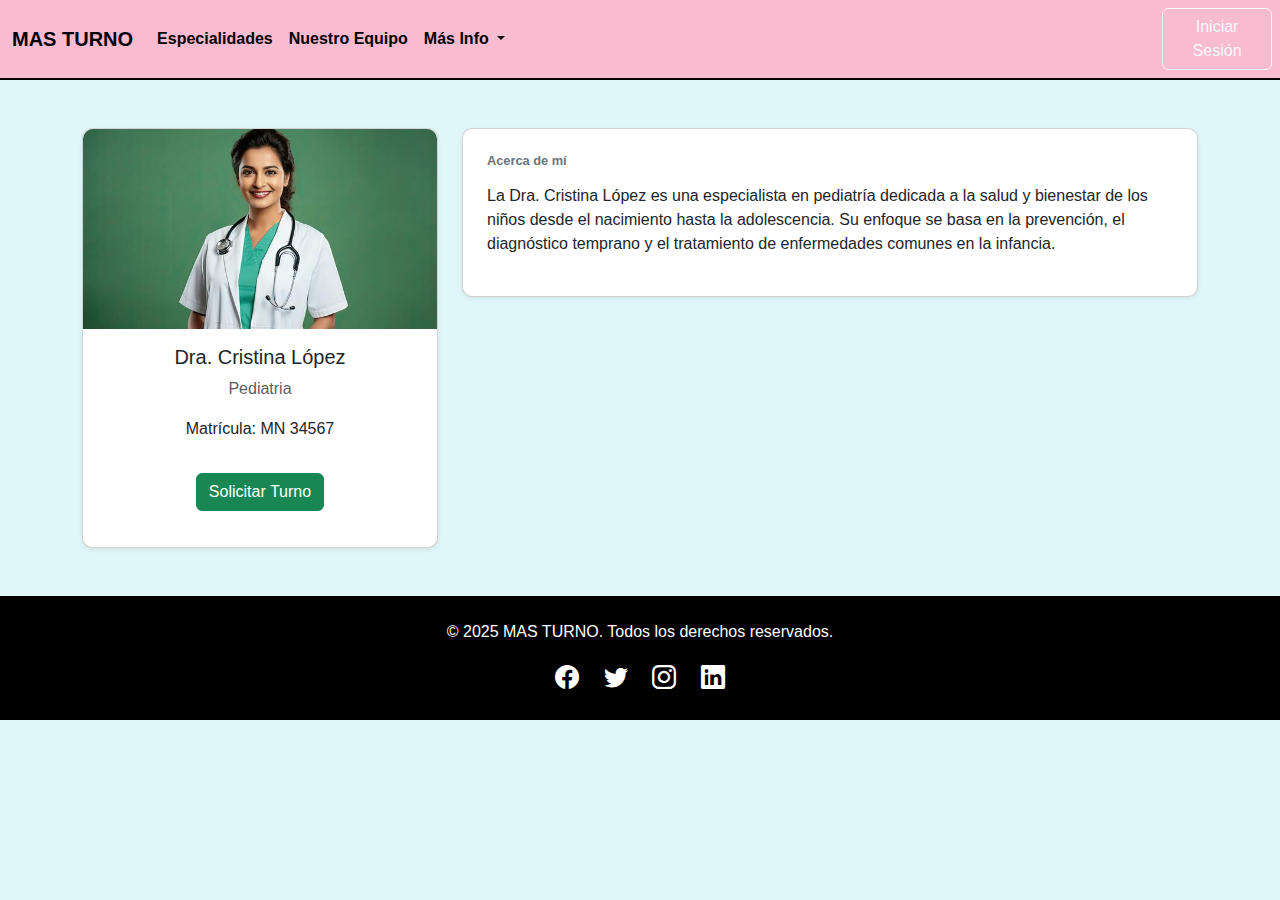
<file: MI TURNO DE SALUD/index/medico_cristina_lopez.html>
<!DOCTYPE html>
<html lang="es">
<head>
    <meta charset="UTF-8">
    <meta name="viewport" content="width=device-width, initial-scale=1.0">
    <title>Dra. Cristina Lopez - Pediatria</title>
    <link href="https://cdn.jsdelivr.net/npm/bootstrap@5.3.0/dist/css/bootstrap.min.css" rel="stylesheet">
    <link rel="stylesheet" href="https://cdn.jsdelivr.net/npm/bootstrap-icons@1.10.5/font/bootstrap-icons.css">
    <link rel="stylesheet" href="css/styles.css">
</head>
<body>
        <div class="modal fade" id="loginModal" tabindex="-1" aria-labelledby="loginModalLabel" aria-hidden="true">
        <div class="modal-dialog">
            <div class="modal-content">
                <div class="modal-header">
                    <h5 class="modal-title" id="loginModalLabel">Iniciar Sesión</h5>
                    <button type="button" class="btn-close" data-bs-dismiss="modal" aria-label="Close"></button>
                </div>
                <div class="modal-body">
                    <form id="login-form">
                        <div class="mb-3">
                            <label for="login-email" class="form-label">Email</label>
                            <input type="email" class="form-control" id="login-email" required>
                        </div>
                        <div class="mb-3">
                            <label for="login-password" class="form-label">Contraseña</label>
                            <input type="password" class="form-control" id="login-password" required>
                        </div>
                        <div id="login-error-message" class="alert alert-danger d-none" role="alert">
                            El email o la contraseña son incorrectos.
                        </div>
                        <button type="submit" class="btn btn-primary">Iniciar Sesión</button>
                    </form>
                </div>
                <div class="modal-footer">
                    <span>¿No tienes una cuenta?</span>
                    <a href="registro.html" class="btn btn-link">Regístrate aquí</a>
                </div>
            </div>
        </div>
    </div>
    <div class="modal fade" id="loginModal" tabindex="-1" aria-labelledby="loginModalLabel" aria-hidden="true">
        <div class="modal-dialog">
            <div class="modal-content">
                <div class="modal-header">
                    <h5 class="modal-title" id="loginModalLabel">Iniciar Sesión</h5>
                    <button type="button" class="btn-close" data-bs-dismiss="modal" aria-label="Close"></button>
                </div>
                <div class="modal-body">
                    <div id="login-message" class="alert alert-warning d-none text-center">
                        <h4 class="alert-heading text-uppercase fw-bold">Por favor, inicie sesión para hacer su consulta.</h4>
                    </div>
                    <form id="login-form">
                        <div class="mb-3">
                            <label for="login-email" class="form-label">Email</label>
                            <input type="email" class="form-control" id="login-email" required>
                        </div>
                        <div class="mb-3">
                            <label for="login-password" class="form-label">Contraseña</label>
                            <input type="password" class="form-control" id="login-password" required>
                        </div>
                        <button type="submit" class="btn btn-primary">Iniciar Sesión</button>
                    </form>
                </div>
                <div class="modal-footer">
                    <span>¿No tienes una cuenta?</span>
                    <a href="registro.html" class="btn btn-link">Regístrate aquí</a>
                </div>
            </div>
        </div>
    </div>
    <nav class="navbar navbar-expand-lg">
        <div class="container-fluid">
            <a class="navbar-brand" href="index.html">MAS TURNO</a>
            <button class="navbar-toggler" type="button" data-bs-toggle="collapse" data-bs-target="#navbarNavDropdown" aria-controls="navbarNavDropdown" aria-expanded="false" aria-label="Toggle navigation">
                <span class="navbar-toggler-icon"></span>
            </button>
            <div class="collapse navbar-collapse" id="navbarNavDropdown">
                <ul class="navbar-nav me-auto mb-2 mb-lg-0">
                    <li class="nav-item">
                        <a class="nav-link" href="especialidades.html">Especialidades</a>
                    </li>
                    <li class="nav-item">
                        <a class="nav-link" href="equipo_sanitario.html">Nuestro Equipo</a>
                    </li>
                    <li class="nav-item dropdown">
                        <a class="nav-link dropdown-toggle" href="#" id="navbarDropdownMenuLink" role="button" data-bs-toggle="dropdown" aria-expanded="false">
                            Más Info
                        </a>
                        <ul class="dropdown-menu" aria-labelledby="navbarDropdownMenuLink">
                            <li><a class="dropdown-item" href="https://www.paho.org/es/calendario" target="_blank">Fechas Importantes</a></li>
                            <li><a class="dropdown-item" href="https://www.paho.org/es/temas/funciones-esenciales-salud-publica" target="_blank">Salud Pública</a></li>
                            <li><a class="dropdown-item" href="https://www.argentina.gob.ar/sites/default/files/2016_cuidados_enfermeria_del_nino_con_sindrome_down.pdf" target="_blank">Cuidado Infantil</a></li>
                        </ul>
                    </li>
                </ul>
            </div>
        </div>
         <div class="d-flex">
                    <button class="btn btn-outline-light me-2" type="button" data-bs-toggle="modal" data-bs-target="#loginModal">Iniciar Sesión</button>
                </div>
    </nav>
    <main class="container my-5">
        <div class="row">
            <div class="col-md-4">
                <div class="card h-100 shadow-sm">
                    <img src="cristina-lopez.jpg" class="card-img-top" alt="Dra. Cristina López">
                    <div class="card-body text-center">
                        <h5 class="card-title">Dra. Cristina López</h5>
                        <p class="card-text text-muted">Pediatria</p>
                        <p class="card-text">Matrícula: MN 34567</p>
                        <button class="btn btn-success mt-3" data-bs-toggle="modal" data-bs-target="#calendarModal">Solicitar Turno</button>
                    </div>
                </div>
            </div>
            <div class="col-md-8">
                <div class="card shadow-sm p-4">
                    <h3 class="text-secondary mb-3">Acerca de mí</h3>
                    <p>La Dra. Cristina López es una especialista en pediatría dedicada a la salud y bienestar de los niños desde el nacimiento hasta la adolescencia. Su enfoque se basa en la prevención, el diagnóstico temprano y el tratamiento de enfermedades comunes en la infancia.</p>
                </div>
            </div>
        </div>
    </main>
    <div class="modal fade" id="calendarModal" tabindex="-1" aria-labelledby="calendarModalLabel" aria-hidden="true">
      <div class="modal-dialog modal-lg">
        <div class="modal-content">
          <div class="modal-header">
            <h5 class="modal-title" id="calendarModalLabel">Disponibilidad de Turnos</h5>
            <button type="button" class="btn-close" data-bs-dismiss="modal" aria-label="Close"></button>
          </div>
          <div class="modal-body">
            <div id="calendar-container"></div>
            <div id="time-slots-container" class="mt-4"></div>
            <div id="no-slots-message" class="alert alert-danger mt-3 d-none">
                <h4 class="alert-heading text-uppercase fw-bold">Los cupos ya están todos ocupados para ese día.</h4>
            </div>
          </div>
        </div>
      </div>
    </div>
    <footer class="text-white py-4 mt-5">
        <div class="container text-center">
            <p>&copy; 2025 MAS TURNO. Todos los derechos reservados.</p>
            <div class="social-icons">
                <a href="#"><i class="bi bi-facebook"></i></a>
                <a href="#"><i class="bi bi-twitter"></i></a>
                <a href="#"><i class="bi bi-instagram"></i></a>
                <a href="#"><i class="bi bi-linkedin"></i></a>
            </div>
        </div>
    </footer>
    
    <script src="https://cdn.jsdelivr.net/npm/bootstrap@5.3.0/dist/js/bootstrap.bundle.min.js"></script>
    <script src="js/script.js"></script>
    <script>
        document.addEventListener('DOMContentLoaded', function () {
            // Lógica para el modal de inicio de sesión
            let isLoggedIn = false;
            const loginModalElement = document.getElementById('loginModal');
            const loginModal = new bootstrap.Modal(loginModalElement);

            window.showLoginModal = function() {
                loginModal.show();
            };

            const turnoBtn = document.querySelector('[data-bs-target="#calendarModal"]');
            turnoBtn.addEventListener('click', function(event) {
                if (!isLoggedIn) {
                    event.preventDefault();
                    showLoginModal();
                }
            });

            // Reemplazo de la lógica del script.js para que funcione en páginas individuales
            const specialty = 'Pediatria';
            const availableDates = ['2025-09-22', '2025-09-25', '2025-09-28']; 
            const availableTimes = ['08:00', '09:00', '10:00'];
            const noSlots = false; 

            const calendarContainer = document.getElementById('calendar-container');
            const timeSlotsContainer = document.getElementById('time-slots-container');
            const noSlotsMessage = document.getElementById('no-slots-message');

            const renderCalendar = (specialty, availableDates) => {
                const today = new Date();
                const year = today.getFullYear();
                const month = today.getMonth();

                const firstDayOfMonth = new Date(year, month, 1).getDay();
                const daysInMonth = new Date(year, month + 1, 0).getDate();

                let calendarHtml = `
                    <div class="calendar-header">
                        <button class="btn btn-sm btn-outline-secondary" disabled>&lt;</button>
                        <span>${new Date(year, month).toLocaleString('es-ES', { month: 'long', year: 'numeric' })}</span>
                        <button class="btn btn-sm btn-outline-secondary" disabled>&gt;</button>
                    </div>
                    <div class="calendar-grid">
                        <div class="day-header">Lun</div>
                        <div class="day-header">Mar</div>
                        <div class="day-header">Mié</div>
                        <div class="day-header">Jue</div>
                        <div class="day-header">Vie</div>
                        <div class="day-header">Sáb</div>
                        <div class="day-header">Dom</div>
                `;

                for (let i = 0; i < firstDayOfMonth; i++) {
                    calendarHtml += '<div></div>';
                }

                for (let day = 1; day <= daysInMonth; day++) {
                    const date = new Date(year, month, day);
                    const dateString = date.toISOString().split('T')[0];
                    const isAvailable = availableDates.includes(dateString);
                    const dayClass = isAvailable ? 'available' : 'unavailable';
                    const dataDate = `data-date="${dateString}"`;
                    calendarHtml += `<div class="day-cell ${dayClass}" ${dataDate}>${day}</div>`;
                }
                
                calendarHtml += '</div>';
                calendarContainer.innerHTML = calendarHtml;
                
                const dayCells = calendarContainer.querySelectorAll('.day-cell.available');
                dayCells.forEach(cell => {
                    cell.addEventListener('click', (event) => {
                        const selectedDate = event.target.dataset.date;
                        showTimeSlots(specialty, selectedDate);
                    });
                });
            };

            const showTimeSlots = (specialty, date) => {
                timeSlotsContainer.innerHTML = '';
                noSlotsMessage.classList.add('d-none');
                
                if (noSlots) {
                    noSlotsMessage.classList.remove('d-none');
                    return;
                }

                let scheduleHtml = `
                    <h5>Horarios Disponibles para ${specialty} el ${date}</h5>
                    <ul class="schedule-list">
                `;
                availableTimes.forEach(hour => {
                    scheduleHtml += `
                        <li class="schedule-item available">
                            <span>${hour}</span>
                            <button class="btn btn-sm btn-success" data-bs-dismiss="modal" data-time="${hour}">
                                Reservar
                            </button>
                        </li>
                    `;
                });
                scheduleHtml += '</ul>';
                timeSlotsContainer.innerHTML = scheduleHtml;
            };

            document.getElementById('calendarModal').addEventListener('show.bs.modal', () => {
                renderCalendar(specialty, availableDates);
            });
            
            document.getElementById('calendarModal').addEventListener('click', (event) => {
                if (event.target.matches('[data-time]')) {
                    const selectedTime = event.target.dataset.time;
                    const selectedDate = document.querySelector('.day-cell.selected').dataset.date;
                    alert(`Simulando reserva para ${specialty} el ${selectedDate} a las ${selectedTime}hs. ¡Pronto recibirá un correo electrónico!`);
                }
            });

        });
    </script>
</body>
</html>
</file>
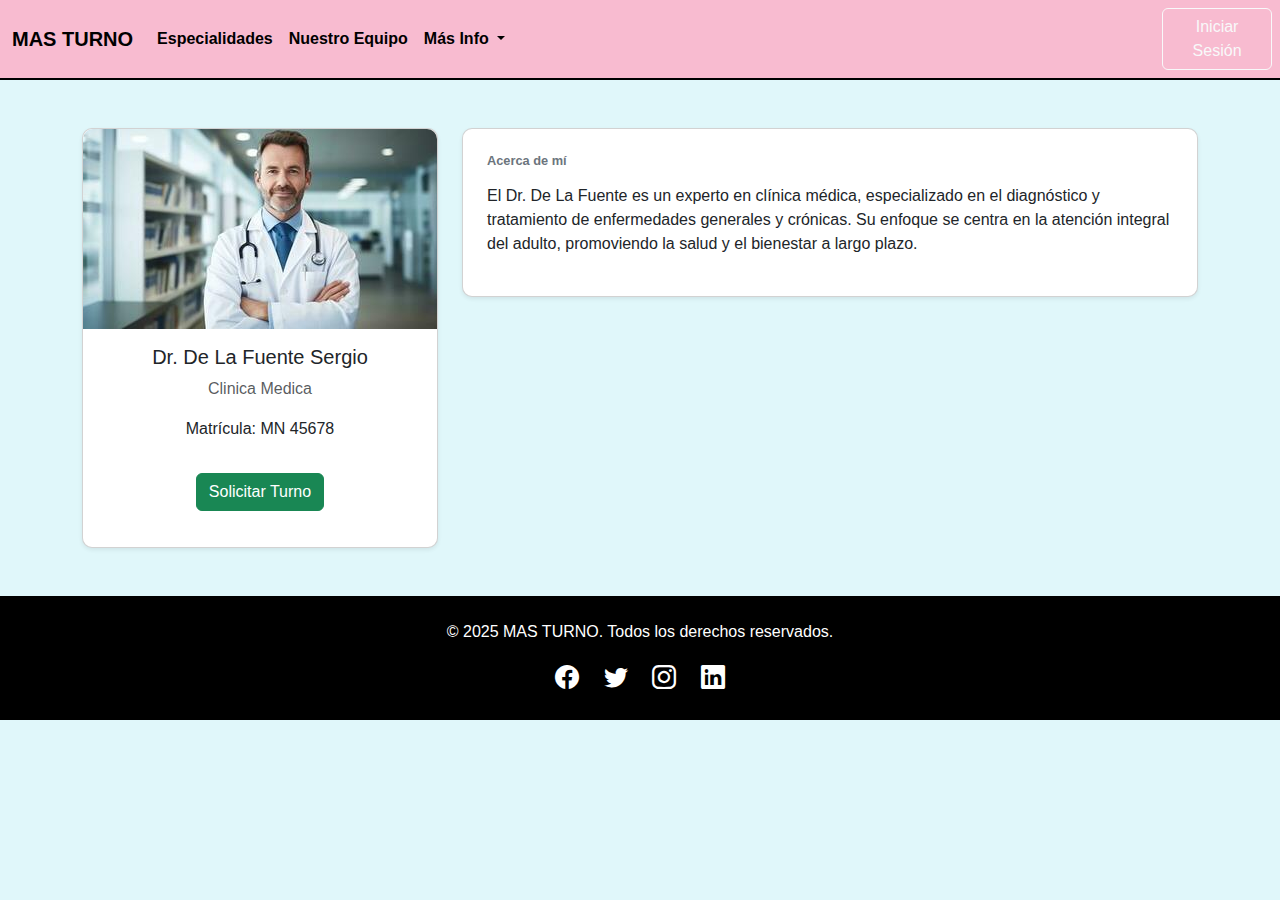
<file: MI TURNO DE SALUD/index/medico_de_la_fuente.html>
<!DOCTYPE html>
<html lang="es">
<head>
    <meta charset="UTF-8">
    <meta name="viewport" content="width=device-width, initial-scale=1.0">
    <title>Dr. De La Fuente Sergio - Clinica Medica</title>
    <link href="https://cdn.jsdelivr.net/npm/bootstrap@5.3.0/dist/css/bootstrap.min.css" rel="stylesheet">
    <link rel="stylesheet" href="https://cdn.jsdelivr.net/npm/bootstrap-icons@1.10.5/font/bootstrap-icons.css">
    <link rel="stylesheet" href="css/styles.css">
</head>
<body>
        <div class="modal fade" id="loginModal" tabindex="-1" aria-labelledby="loginModalLabel" aria-hidden="true">
        <div class="modal-dialog">
            <div class="modal-content">
                <div class="modal-header">
                    <h5 class="modal-title" id="loginModalLabel">Iniciar Sesión</h5>
                    <button type="button" class="btn-close" data-bs-dismiss="modal" aria-label="Close"></button>
                </div>
                <div class="modal-body">
                    <form id="login-form">
                        <div class="mb-3">
                            <label for="login-email" class="form-label">Email</label>
                            <input type="email" class="form-control" id="login-email" required>
                        </div>
                        <div class="mb-3">
                            <label for="login-password" class="form-label">Contraseña</label>
                            <input type="password" class="form-control" id="login-password" required>
                        </div>
                        <div id="login-error-message" class="alert alert-danger d-none" role="alert">
                            El email o la contraseña son incorrectos.
                        </div>
                        <button type="submit" class="btn btn-primary">Iniciar Sesión</button>
                    </form>
                </div>
                <div class="modal-footer">
                    <span>¿No tienes una cuenta?</span>
                    <a href="registro.html" class="btn btn-link">Regístrate aquí</a>
                </div>
            </div>
        </div>
    </div>
    <div class="modal fade" id="loginModal" tabindex="-1" aria-labelledby="loginModalLabel" aria-hidden="true">
        <div class="modal-dialog">
            <div class="modal-content">
                <div class="modal-header">
                    <h5 class="modal-title" id="loginModalLabel">Iniciar Sesión</h5>
                    <button type="button" class="btn-close" data-bs-dismiss="modal" aria-label="Close"></button>
                </div>
                <div class="modal-body">
                    <div id="login-message" class="alert alert-warning d-none text-center">
                        <h4 class="alert-heading text-uppercase fw-bold">Por favor, inicie sesión para hacer su consulta.</h4>
                    </div>
                    <form id="login-form">
                        <div class="mb-3">
                            <label for="login-email" class="form-label">Email</label>
                            <input type="email" class="form-control" id="login-email" required>
                        </div>
                        <div class="mb-3">
                            <label for="login-password" class="form-label">Contraseña</label>
                            <input type="password" class="form-control" id="login-password" required>
                        </div>
                        <button type="submit" class="btn btn-primary">Iniciar Sesión</button>
                    </form>
                </div>
                <div class="modal-footer">
                    <span>¿No tienes una cuenta?</span>
                    <a href="registro.html" class="btn btn-link">Regístrate aquí</a>
                </div>
            </div>
        </div>
    </div>
    <nav class="navbar navbar-expand-lg">
        <div class="container-fluid">
            <a class="navbar-brand" href="index.html">MAS TURNO</a>
            <button class="navbar-toggler" type="button" data-bs-toggle="collapse" data-bs-target="#navbarNavDropdown" aria-controls="navbarNavDropdown" aria-expanded="false" aria-label="Toggle navigation">
                <span class="navbar-toggler-icon"></span>
            </button>
            <div class="collapse navbar-collapse" id="navbarNavDropdown">
                <ul class="navbar-nav me-auto mb-2 mb-lg-0">
                    <li class="nav-item">
                        <a class="nav-link" href="especialidades.html">Especialidades</a>
                    </li>
                    <li class="nav-item">
                        <a class="nav-link" href="equipo_sanitario.html">Nuestro Equipo</a>
                    </li>
                    <li class="nav-item dropdown">
                        <a class="nav-link dropdown-toggle" href="#" id="navbarDropdownMenuLink" role="button" data-bs-toggle="dropdown" aria-expanded="false">
                            Más Info
                        </a>
                        <ul class="dropdown-menu" aria-labelledby="navbarDropdownMenuLink">
                            <li><a class="dropdown-item" href="https://www.paho.org/es/calendario" target="_blank">Fechas Importantes</a></li>
                            <li><a class="dropdown-item" href="https://www.paho.org/es/temas/funciones-esenciales-salud-publica" target="_blank">Salud Pública</a></li>
                            <li><a class="dropdown-item" href="https://www.argentina.gob.ar/sites/default/files/2016_cuidados_enfermeria_del_nino_con_sindrome_down.pdf" target="_blank">Cuidado Infantil</a></li>
                        </ul>
                    </li>
                </ul>
            </div>
        </div>
         <div class="d-flex">
                    <button class="btn btn-outline-light me-2" type="button" data-bs-toggle="modal" data-bs-target="#loginModal">Iniciar Sesión</button>
                </div>
    </nav>
    <main class="container my-5">
        <div class="row">
            <div class="col-md-4">
                <div class="card h-100 shadow-sm">
                    <img src="sergio-de-la-fuente.jpg" class="card-img-top" alt="Dr. De La Fuente Sergio">
                    <div class="card-body text-center">
                        <h5 class="card-title">Dr. De La Fuente Sergio</h5>
                        <p class="card-text text-muted">Clinica Medica</p>
                        <p class="card-text">Matrícula: MN 45678</p>
                        <button class="btn btn-success mt-3" data-bs-toggle="modal" data-bs-target="#calendarModal">Solicitar Turno</button>
                    </div>
                </div>
            </div>
            <div class="col-md-8">
                <div class="card shadow-sm p-4">
                    <h3 class="text-secondary mb-3">Acerca de mí</h3>
                    <p>El Dr. De La Fuente es un experto en clínica médica, especializado en el diagnóstico y tratamiento de enfermedades generales y crónicas. Su enfoque se centra en la atención integral del adulto, promoviendo la salud y el bienestar a largo plazo.</p>
                </div>
            </div>
        </div>
    </main>
    <div class="modal fade" id="calendarModal" tabindex="-1" aria-labelledby="calendarModalLabel" aria-hidden="true">
      <div class="modal-dialog modal-lg">
        <div class="modal-content">
          <div class="modal-header">
            <h5 class="modal-title" id="calendarModalLabel">Disponibilidad de Turnos</h5>
            <button type="button" class="btn-close" data-bs-dismiss="modal" aria-label="Close"></button>
          </div>
          <div class="modal-body">
            <div id="calendar-container"></div>
            <div id="time-slots-container" class="mt-4"></div>
            <div id="no-slots-message" class="alert alert-danger mt-3 d-none">
                <h4 class="alert-heading text-uppercase fw-bold">Los cupos ya están todos ocupados para ese día.</h4>
            </div>
          </div>
        </div>
      </div>
    </div>
    <footer class="text-white py-4 mt-5">
        <div class="container text-center">
            <p>&copy; 2025 MAS TURNO. Todos los derechos reservados.</p>
            <div class="social-icons">
                <a href="#"><i class="bi bi-facebook"></i></a>
                <a href="#"><i class="bi bi-twitter"></i></a>
                <a href="#"><i class="bi bi-instagram"></i></a>
                <a href="#"><i class="bi bi-linkedin"></i></a>
            </div>
        </div>
    </footer>
    
    <script src="https://cdn.jsdelivr.net/npm/bootstrap@5.3.0/dist/js/bootstrap.bundle.min.js"></script>
    <script src="js/script.js"></script>
    <script>
        document.addEventListener('DOMContentLoaded', function () {
            // Lógica para el modal de inicio de sesión
            let isLoggedIn = false;
            const loginModalElement = document.getElementById('loginModal');
            const loginModal = new bootstrap.Modal(loginModalElement);

            window.showLoginModal = function() {
                loginModal.show();
            };

            const turnoBtn = document.querySelector('[data-bs-target="#calendarModal"]');
            turnoBtn.addEventListener('click', function(event) {
                if (!isLoggedIn) {
                    event.preventDefault();
                    showLoginModal();
                }
            });

            // Reemplazo de la lógica del script.js para que funcione en páginas individuales
            const specialty = 'Clinica Medica';
            const availableDates = ['2025-09-23', '2025-09-26', '2025-09-30']; 
            const availableTimes = ['16:00', '17:00'];
            const noSlots = false; 

            const calendarContainer = document.getElementById('calendar-container');
            const timeSlotsContainer = document.getElementById('time-slots-container');
            const noSlotsMessage = document.getElementById('no-slots-message');

            const renderCalendar = (specialty, availableDates) => {
                const today = new Date();
                const year = today.getFullYear();
                const month = today.getMonth();

                const firstDayOfMonth = new Date(year, month, 1).getDay();
                const daysInMonth = new Date(year, month + 1, 0).getDate();

                let calendarHtml = `
                    <div class="calendar-header">
                        <button class="btn btn-sm btn-outline-secondary" disabled>&lt;</button>
                        <span>${new Date(year, month).toLocaleString('es-ES', { month: 'long', year: 'numeric' })}</span>
                        <button class="btn btn-sm btn-outline-secondary" disabled>&gt;</button>
                    </div>
                    <div class="calendar-grid">
                        <div class="day-header">Lun</div>
                        <div class="day-header">Mar</div>
                        <div class="day-header">Mié</div>
                        <div class="day-header">Jue</div>
                        <div class="day-header">Vie</div>
                        <div class="day-header">Sáb</div>
                        <div class="day-header">Dom</div>
                `;

                for (let i = 0; i < firstDayOfMonth; i++) {
                    calendarHtml += '<div></div>';
                }

                for (let day = 1; day <= daysInMonth; day++) {
                    const date = new Date(year, month, day);
                    const dateString = date.toISOString().split('T')[0];
                    const isAvailable = availableDates.includes(dateString);
                    const dayClass = isAvailable ? 'available' : 'unavailable';
                    const dataDate = `data-date="${dateString}"`;
                    calendarHtml += `<div class="day-cell ${dayClass}" ${dataDate}>${day}</div>`;
                }
                
                calendarHtml += '</div>';
                calendarContainer.innerHTML = calendarHtml;
                
                const dayCells = calendarContainer.querySelectorAll('.day-cell.available');
                dayCells.forEach(cell => {
                    cell.addEventListener('click', (event) => {
                        const selectedDate = event.target.dataset.date;
                        showTimeSlots(specialty, selectedDate);
                    });
                });
            };

            const showTimeSlots = (specialty, date) => {
                timeSlotsContainer.innerHTML = '';
                noSlotsMessage.classList.add('d-none');
                
                if (noSlots) {
                    noSlotsMessage.classList.remove('d-none');
                    return;
                }

                let scheduleHtml = `
                    <h5>Horarios Disponibles para ${specialty} el ${date}</h5>
                    <ul class="schedule-list">
                `;
                availableTimes.forEach(hour => {
                    scheduleHtml += `
                        <li class="schedule-item available">
                            <span>${hour}</span>
                            <button class="btn btn-sm btn-success" data-bs-dismiss="modal" data-time="${hour}">
                                Reservar
                            </button>
                        </li>
                    `;
                });
                scheduleHtml += '</ul>';
                timeSlotsContainer.innerHTML = scheduleHtml;
            };

            document.getElementById('calendarModal').addEventListener('show.bs.modal', () => {
                renderCalendar(specialty, availableDates);
            });
            
            document.getElementById('calendarModal').addEventListener('click', (event) => {
                if (event.target.matches('[data-time]')) {
                    const selectedTime = event.target.dataset.time;
                    const selectedDate = document.querySelector('.day-cell.selected').dataset.date;
                    alert(`Simulando reserva para ${specialty} el ${selectedDate} a las ${selectedTime}hs. ¡Pronto recibirá un correo electrónico!`);
                }
            });

        });
    </script>
</body>
</html>
</file>
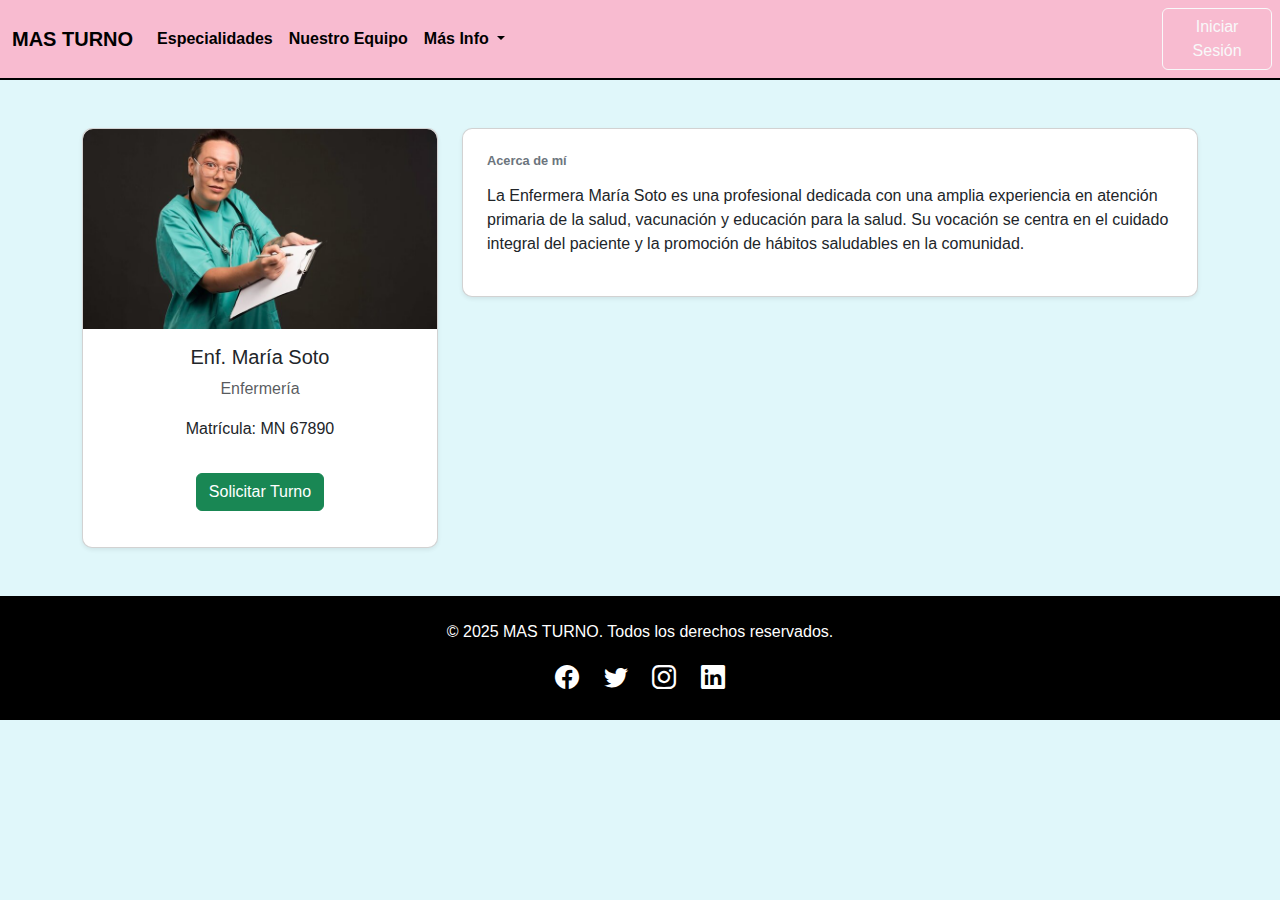
<file: MI TURNO DE SALUD/index/medico_maria_soto.html>
<!DOCTYPE html>
<html lang="es">
<head>
    <meta charset="UTF-8">
    <meta name="viewport" content="width=device-width, initial-scale=1.0">
    <title>Enf. Maria Soto - Enfermeria</title>
    <link href="https://cdn.jsdelivr.net/npm/bootstrap@5.3.0/dist/css/bootstrap.min.css" rel="stylesheet">
    <link rel="stylesheet" href="https://cdn.jsdelivr.net/npm/bootstrap-icons@1.10.5/font/bootstrap-icons.css">
    <link rel="stylesheet" href="css/styles.css">
</head>
<body>
        <div class="modal fade" id="loginModal" tabindex="-1" aria-labelledby="loginModalLabel" aria-hidden="true">
        <div class="modal-dialog">
            <div class="modal-content">
                <div class="modal-header">
                    <h5 class="modal-title" id="loginModalLabel">Iniciar Sesión</h5>
                    <button type="button" class="btn-close" data-bs-dismiss="modal" aria-label="Close"></button>
                </div>
                <div class="modal-body">
                    <form id="login-form">
                        <div class="mb-3">
                            <label for="login-email" class="form-label">Email</label>
                            <input type="email" class="form-control" id="login-email" required>
                        </div>
                        <div class="mb-3">
                            <label for="login-password" class="form-label">Contraseña</label>
                            <input type="password" class="form-control" id="login-password" required>
                        </div>
                        <div id="login-error-message" class="alert alert-danger d-none" role="alert">
                            El email o la contraseña son incorrectos.
                        </div>
                        <button type="submit" class="btn btn-primary">Iniciar Sesión</button>
                    </form>
                </div>
                <div class="modal-footer">
                    <span>¿No tienes una cuenta?</span>
                    <a href="registro.html" class="btn btn-link">Regístrate aquí</a>
                </div>
            </div>
        </div>
    </div>
    <div class="modal fade" id="loginModal" tabindex="-1" aria-labelledby="loginModalLabel" aria-hidden="true">
        <div class="modal-dialog">
            <div class="modal-content">
                <div class="modal-header">
                    <h5 class="modal-title" id="loginModalLabel">Iniciar Sesión</h5>
                    <button type="button" class="btn-close" data-bs-dismiss="modal" aria-label="Close"></button>
                </div>
                <div class="modal-body">
                    <div id="login-message" class="alert alert-warning d-none text-center">
                        <h4 class="alert-heading text-uppercase fw-bold">Por favor, inicie sesión para hacer su consulta.</h4>
                    </div>
                    <form id="login-form">
                        <div class="mb-3">
                            <label for="login-email" class="form-label">Email</label>
                            <input type="email" class="form-control" id="login-email" required>
                        </div>
                        <div class="mb-3">
                            <label for="login-password" class="form-label">Contraseña</label>
                            <input type="password" class="form-control" id="login-password" required>
                        </div>
                        <button type="submit" class="btn btn-primary">Iniciar Sesión</button>
                    </form>
                </div>
                <div class="modal-footer">
                    <span>¿No tienes una cuenta?</span>
                    <a href="registro.html" class="btn btn-link">Regístrate aquí</a>
                </div>
            </div>
        </div>
    </div>
    
    <nav class="navbar navbar-expand-lg">
        <div class="container-fluid">
            <a class="navbar-brand" href="index.html">MAS TURNO</a>
            <button class="navbar-toggler" type="button" data-bs-toggle="collapse" data-bs-target="#navbarNavDropdown" aria-controls="navbarNavDropdown" aria-expanded="false" aria-label="Toggle navigation">
                <span class="navbar-toggler-icon"></span>
            </button>
            <div class="collapse navbar-collapse" id="navbarNavDropdown">
                <ul class="navbar-nav me-auto mb-2 mb-lg-0">
                    <li class="nav-item">
                        <a class="nav-link" href="especialidades.html">Especialidades</a>
                    </li>
                    <li class="nav-item">
                        <a class="nav-link" href="equipo_sanitario.html">Nuestro Equipo</a>
                    </li>
                    <li class="nav-item dropdown">
                        <a class="nav-link dropdown-toggle" href="#" id="navbarDropdownMenuLink" role="button" data-bs-toggle="dropdown" aria-expanded="false">
                            Más Info
                        </a>
                        <ul class="dropdown-menu" aria-labelledby="navbarDropdownMenuLink">
                            <li><a class="dropdown-item" href="https://www.paho.org/es/calendario" target="_blank">Fechas Importantes</a></li>
                            <li><a class="dropdown-item" href="https://www.paho.org/es/temas/funciones-esenciales-salud-publica" target="_blank">Salud Pública</a></li>
                            <li><a class="dropdown-item" href="https://www.argentina.gob.ar/sites/default/files/2016_cuidados_enfermeria_del_nino_con_sindrome_down.pdf" target="_blank">Cuidado Infantil</a></li>
                        </ul>
                    </li>
                </ul>
            </div>
        </div>
         <div class="d-flex">
                    <button class="btn btn-outline-light me-2" type="button" data-bs-toggle="modal" data-bs-target="#loginModal">Iniciar Sesión</button>
                </div>
    </nav>
    <main class="container my-5">
        <div class="row">
            <div class="col-md-4">
                <div class="card h-100 shadow-sm">
                    <img src="maria-soto.jpg" class="card-img-top" alt="Enf. María Soto">
                    <div class="card-body text-center">
                        <h5 class="card-title">Enf. María Soto</h5>
                        <p class="card-text text-muted">Enfermería</p>
                        <p class="card-text">Matrícula: MN 67890</p>
                        <button class="btn btn-success mt-3" data-bs-toggle="modal" data-bs-target="#calendarModal">Solicitar Turno</button>
                    </div>
                </div>
            </div>
            <div class="col-md-8">
                <div class="card shadow-sm p-4">
                    <h3 class="text-secondary mb-3">Acerca de mí</h3>
                    <p>La Enfermera María Soto es una profesional dedicada con una amplia experiencia en atención primaria de la salud, vacunación y educación para la salud. Su vocación se centra en el cuidado integral del paciente y la promoción de hábitos saludables en la comunidad.</p>
                </div>
            </div>
        </div>
    </main>
    <div class="modal fade" id="calendarModal" tabindex="-1" aria-labelledby="calendarModalLabel" aria-hidden="true">
      <div class="modal-dialog modal-lg">
        <div class="modal-content">
          <div class="modal-header">
            <h5 class="modal-title" id="calendarModalLabel">Disponibilidad de Turnos</h5>
            <button type="button" class="btn-close" data-bs-dismiss="modal" aria-label="Close"></button>
          </div>
          <div class="modal-body">
            <div id="calendar-container"></div>
            <div id="time-slots-container" class="mt-4"></div>
            <div id="no-slots-message" class="alert alert-danger mt-3 d-none">
                <h4 class="alert-heading text-uppercase fw-bold">Los cupos ya están todos ocupados para ese día.</h4>
            </div>
          </div>
        </div>
      </div>
    </div>
    <footer class="text-white py-4 mt-5">
        <div class="container text-center">
            <p>&copy; 2025 MAS TURNO. Todos los derechos reservados.</p>
            <div class="social-icons">
                <a href="#"><i class="bi bi-facebook"></i></a>
                <a href="#"><i class="bi bi-twitter"></i></a>
                <a href="#"><i class="bi bi-instagram"></i></a>
                <a href="#"><i class="bi bi-linkedin"></i></a>
            </div>
        </div>
    </footer>
    
    <script src="https://cdn.jsdelivr.net/npm/bootstrap@5.3.0/dist/js/bootstrap.bundle.min.js"></script>
    <script src="js/script.js"></script>
    <script>
        document.addEventListener('DOMContentLoaded', function () {
            // Lógica para el modal de inicio de sesión
            let isLoggedIn = false;
            const loginModalElement = document.getElementById('loginModal');
            const loginModal = new bootstrap.Modal(loginModalElement);

            window.showLoginModal = function() {
                loginModal.show();
            };

            const turnoBtn = document.querySelector('[data-bs-target="#calendarModal"]');
            turnoBtn.addEventListener('click', function(event) {
                if (!isLoggedIn) {
                    event.preventDefault();
                    showLoginModal();
                }
            });

            // Reemplazo de la lógica del script.js para que funcione en páginas individuales
            const specialty = 'Enfermeria';
            const availableDates = ['2025-09-23', '2025-09-26']; 
            const availableTimes = ['14:00', '15:00', '16:00'];
            const noSlots = false; 

            const calendarContainer = document.getElementById('calendar-container');
            const timeSlotsContainer = document.getElementById('time-slots-container');
            const noSlotsMessage = document.getElementById('no-slots-message');

            const renderCalendar = (specialty, availableDates) => {
                const today = new Date();
                const year = today.getFullYear();
                const month = today.getMonth();

                const firstDayOfMonth = new Date(year, month, 1).getDay();
                const daysInMonth = new Date(year, month + 1, 0).getDate();

                let calendarHtml = `
                    <div class="calendar-header">
                        <button class="btn btn-sm btn-outline-secondary" disabled>&lt;</button>
                        <span>${new Date(year, month).toLocaleString('es-ES', { month: 'long', year: 'numeric' })}</span>
                        <button class="btn btn-sm btn-outline-secondary" disabled>&gt;</button>
                    </div>
                    <div class="calendar-grid">
                        <div class="day-header">Lun</div>
                        <div class="day-header">Mar</div>
                        <div class="day-header">Mié</div>
                        <div class="day-header">Jue</div>
                        <div class="day-header">Vie</div>
                        <div class="day-header">Sáb</div>
                        <div class="day-header">Dom</div>
                `;

                for (let i = 0; i < firstDayOfMonth; i++) {
                    calendarHtml += '<div></div>';
                }

                for (let day = 1; day <= daysInMonth; day++) {
                    const date = new Date(year, month, day);
                    const dateString = date.toISOString().split('T')[0];
                    const isAvailable = availableDates.includes(dateString);
                    const dayClass = isAvailable ? 'available' : 'unavailable';
                    const dataDate = `data-date="${dateString}"`;
                    calendarHtml += `<div class="day-cell ${dayClass}" ${dataDate}>${day}</div>`;
                }
                
                calendarHtml += '</div>';
                calendarContainer.innerHTML = calendarHtml;
                
                const dayCells = calendarContainer.querySelectorAll('.day-cell.available');
                dayCells.forEach(cell => {
                    cell.addEventListener('click', (event) => {
                        const selectedDate = event.target.dataset.date;
                        showTimeSlots(specialty, selectedDate);
                    });
                });
            };

            const showTimeSlots = (specialty, date) => {
                timeSlotsContainer.innerHTML = '';
                noSlotsMessage.classList.add('d-none');
                
                if (noSlots) {
                    noSlotsMessage.classList.remove('d-none');
                    return;
                }

                let scheduleHtml = `
                    <h5>Horarios Disponibles para ${specialty} el ${date}</h5>
                    <ul class="schedule-list">
                `;
                availableTimes.forEach(hour => {
                    scheduleHtml += `
                        <li class="schedule-item available">
                            <span>${hour}</span>
                            <button class="btn btn-sm btn-success" data-bs-dismiss="modal" data-time="${hour}">
                                Reservar
                            </button>
                        </li>
                    `;
                });
                scheduleHtml += '</ul>';
                timeSlotsContainer.innerHTML = scheduleHtml;
            };

            document.getElementById('calendarModal').addEventListener('show.bs.modal', () => {
                renderCalendar(specialty, availableDates);
            });
            
            document.getElementById('calendarModal').addEventListener('click', (event) => {
                if (event.target.matches('[data-time]')) {
                    const selectedTime = event.target.dataset.time;
                    const selectedDate = document.querySelector('.day-cell.selected').dataset.date;
                    alert(`Simulando reserva para ${specialty} el ${selectedDate} a las ${selectedTime}hs. ¡Pronto recibirá un correo electrónico!`);
                }
            });

        });
    </script>
</body>
</html>
</file>
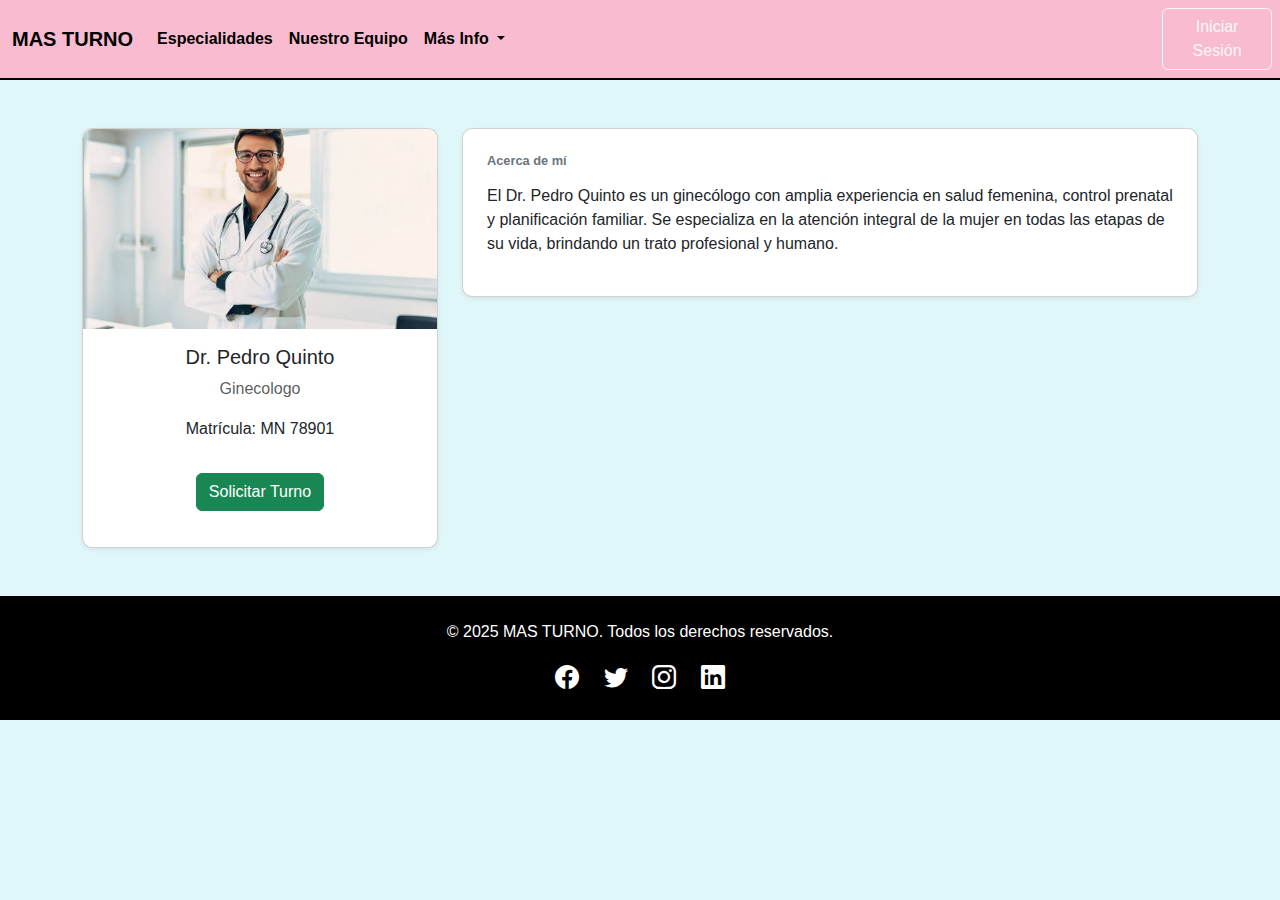
<file: MI TURNO DE SALUD/index/medico_pedro_quinto.html>
<!DOCTYPE html>
<html lang="es">
<head>
    <meta charset="UTF-8">
    <meta name="viewport" content="width=device-width, initial-scale=1.0">
    <title>Dr. Pedro Quinto - Ginecologo</title>
    <link href="https://cdn.jsdelivr.net/npm/bootstrap@5.3.0/dist/css/bootstrap.min.css" rel="stylesheet">
    <link rel="stylesheet" href="https://cdn.jsdelivr.net/npm/bootstrap-icons@1.10.5/font/bootstrap-icons.css">
    <link rel="stylesheet" href="css/styles.css">
</head>
<body>
        <div class="modal fade" id="loginModal" tabindex="-1" aria-labelledby="loginModalLabel" aria-hidden="true">
        <div class="modal-dialog">
            <div class="modal-content">
                <div class="modal-header">
                    <h5 class="modal-title" id="loginModalLabel">Iniciar Sesión</h5>
                    <button type="button" class="btn-close" data-bs-dismiss="modal" aria-label="Close"></button>
                </div>
                <div class="modal-body">
                    <form id="login-form">
                        <div class="mb-3">
                            <label for="login-email" class="form-label">Email</label>
                            <input type="email" class="form-control" id="login-email" required>
                        </div>
                        <div class="mb-3">
                            <label for="login-password" class="form-label">Contraseña</label>
                            <input type="password" class="form-control" id="login-password" required>
                        </div>
                        <div id="login-error-message" class="alert alert-danger d-none" role="alert">
                            El email o la contraseña son incorrectos.
                        </div>
                        <button type="submit" class="btn btn-primary">Iniciar Sesión</button>
                    </form>
                </div>
                <div class="modal-footer">
                    <span>¿No tienes una cuenta?</span>
                    <a href="registro.html" class="btn btn-link">Regístrate aquí</a>
                </div>
            </div>
        </div>
    </div>
    <div class="modal fade" id="loginModal" tabindex="-1" aria-labelledby="loginModalLabel" aria-hidden="true">
        <div class="modal-dialog">
            <div class="modal-content">
                <div class="modal-header">
                    <h5 class="modal-title" id="loginModalLabel">Iniciar Sesión</h5>
                    <button type="button" class="btn-close" data-bs-dismiss="modal" aria-label="Close"></button>
                </div>
                <div class="modal-body">
                    <div id="login-message" class="alert alert-warning d-none text-center">
                        <h4 class="alert-heading text-uppercase fw-bold">Por favor, inicie sesión para hacer su consulta.</h4>
                    </div>
                    <form id="login-form">
                        <div class="mb-3">
                            <label for="login-email" class="form-label">Email</label>
                            <input type="email" class="form-control" id="login-email" required>
                        </div>
                        <div class="mb-3">
                            <label for="login-password" class="form-label">Contraseña</label>
                            <input type="password" class="form-control" id="login-password" required>
                        </div>
                        <button type="submit" class="btn btn-primary">Iniciar Sesión</button>
                    </form>
                </div>
                <div class="modal-footer">
                    <span>¿No tienes una cuenta?</span>
                    <a href="registro.html" class="btn btn-link">Regístrate aquí</a>
                </div>
            </div>
        </div>
    </div>
    <nav class="navbar navbar-expand-lg">
        <div class="container-fluid">
            <a class="navbar-brand" href="index.html">MAS TURNO</a>
            <button class="navbar-toggler" type="button" data-bs-toggle="collapse" data-bs-target="#navbarNavDropdown" aria-controls="navbarNavDropdown" aria-expanded="false" aria-label="Toggle navigation">
                <span class="navbar-toggler-icon"></span>
            </button>
            <div class="collapse navbar-collapse" id="navbarNavDropdown">
                <ul class="navbar-nav me-auto mb-2 mb-lg-0">
                    <li class="nav-item">
                        <a class="nav-link" href="especialidades.html">Especialidades</a>
                    </li>
                    <li class="nav-item">
                        <a class="nav-link" href="equipo_sanitario.html">Nuestro Equipo</a>
                    </li>
                    <li class="nav-item dropdown">
                        <a class="nav-link dropdown-toggle" href="#" id="navbarDropdownMenuLink" role="button" data-bs-toggle="dropdown" aria-expanded="false">
                            Más Info
                        </a>
                        <ul class="dropdown-menu" aria-labelledby="navbarDropdownMenuLink">
                            <li><a class="dropdown-item" href="https://www.paho.org/es/calendario" target="_blank">Fechas Importantes</a></li>
                            <li><a class="dropdown-item" href="https://www.paho.org/es/temas/funciones-esenciales-salud-publica" target="_blank">Salud Pública</a></li>
                            <li><a class="dropdown-item" href="https://www.argentina.gob.ar/sites/default/files/2016_cuidados_enfermeria_del_nino_con_sindrome_down.pdf" target="_blank">Cuidado Infantil</a></li>
                        </ul>
                    </li>
                </ul>
            </div>
        </div>
         <div class="d-flex">
                    <button class="btn btn-outline-light me-2" type="button" data-bs-toggle="modal" data-bs-target="#loginModal">Iniciar Sesión</button>
                </div>
    </nav>
    <main class="container my-5">
        <div class="row">
            <div class="col-md-4">
                <div class="card h-100 shadow-sm">
                    <img src="pedro-quinto.jpg" class="card-img-top" alt="Dr. Pedro Quinto">
                    <div class="card-body text-center">
                        <h5 class="card-title">Dr. Pedro Quinto</h5>
                        <p class="card-text text-muted">Ginecologo</p>
                        <p class="card-text">Matrícula: MN 78901</p>
                        <button class="btn btn-success mt-3" data-bs-toggle="modal" data-bs-target="#calendarModal">Solicitar Turno</button>
                    </div>
                </div>
            </div>
            <div class="col-md-8">
                <div class="card shadow-sm p-4">
                    <h3 class="text-secondary mb-3">Acerca de mí</h3>
                    <p>El Dr. Pedro Quinto es un ginecólogo con amplia experiencia en salud femenina, control prenatal y planificación familiar. Se especializa en la atención integral de la mujer en todas las etapas de su vida, brindando un trato profesional y humano.</p>
                </div>
            </div>
        </div>
    </main>
    <div class="modal fade" id="calendarModal" tabindex="-1" aria-labelledby="calendarModalLabel" aria-hidden="true">
      <div class="modal-dialog modal-lg">
        <div class="modal-content">
          <div class="modal-header">
            <h5 class="modal-title" id="calendarModalLabel">Disponibilidad de Turnos</h5>
            <button type="button" class="btn-close" data-bs-dismiss="modal" aria-label="Close"></button>
          </div>
          <div class="modal-body">
            <div id="calendar-container"></div>
            <div id="time-slots-container" class="mt-4"></div>
            <div id="no-slots-message" class="alert alert-danger mt-3 d-none">
                <h4 class="alert-heading text-uppercase fw-bold">Los cupos ya están todos ocupados para ese día.</h4>
            </div>
          </div>
        </div>
      </div>
    </div>
    <footer class="text-white py-4 mt-5">
        <div class="container text-center">
            <p>&copy; 2025 MAS TURNO. Todos los derechos reservados.</p>
            <div class="social-icons">
                <a href="#"><i class="bi bi-facebook"></i></a>
                <a href="#"><i class="bi bi-twitter"></i></a>
                <a href="#"><i class="bi bi-instagram"></i></a>
                <a href="#"><i class="bi bi-linkedin"></i></a>
            </div>
        </div>
    </footer>
    
    <script src="https://cdn.jsdelivr.net/npm/bootstrap@5.3.0/dist/js/bootstrap.bundle.min.js"></script>
    <script src="js/script.js"></script>
    <script>
        document.addEventListener('DOMContentLoaded', function () {
            // Lógica para el modal de inicio de sesión
            let isLoggedIn = false;
            const loginModalElement = document.getElementById('loginModal');
            const loginModal = new bootstrap.Modal(loginModalElement);

            window.showLoginModal = function() {
                loginModal.show();
            };

            const turnoBtn = document.querySelector('[data-bs-target="#calendarModal"]');
            turnoBtn.addEventListener('click', function(event) {
                if (!isLoggedIn) {
                    event.preventDefault();
                    showLoginModal();
                }
            });

            // Reemplazo de la lógica del script.js para que funcione en páginas individuales
            const specialty = 'Ginecologia';
            const availableDates = ['2025-09-24', '2025-09-29']; 
            const availableTimes = ['10:00', '11:00', '12:00'];
            const noSlots = false; 

            const calendarContainer = document.getElementById('calendar-container');
            const timeSlotsContainer = document.getElementById('time-slots-container');
            const noSlotsMessage = document.getElementById('no-slots-message');

            const renderCalendar = (specialty, availableDates) => {
                const today = new Date();
                const year = today.getFullYear();
                const month = today.getMonth();

                const firstDayOfMonth = new Date(year, month, 1).getDay();
                const daysInMonth = new Date(year, month + 1, 0).getDate();

                let calendarHtml = `
                    <div class="calendar-header">
                        <button class="btn btn-sm btn-outline-secondary" disabled>&lt;</button>
                        <span>${new Date(year, month).toLocaleString('es-ES', { month: 'long', year: 'numeric' })}</span>
                        <button class="btn btn-sm btn-outline-secondary" disabled>&gt;</button>
                    </div>
                    <div class="calendar-grid">
                        <div class="day-header">Lun</div>
                        <div class="day-header">Mar</div>
                        <div class="day-header">Mié</div>
                        <div class="day-header">Jue</div>
                        <div class="day-header">Vie</div>
                        <div class="day-header">Sáb</div>
                        <div class="day-header">Dom</div>
                `;

                for (let i = 0; i < firstDayOfMonth; i++) {
                    calendarHtml += '<div></div>';
                }

                for (let day = 1; day <= daysInMonth; day++) {
                    const date = new Date(year, month, day);
                    const dateString = date.toISOString().split('T')[0];
                    const isAvailable = availableDates.includes(dateString);
                    const dayClass = isAvailable ? 'available' : 'unavailable';
                    const dataDate = `data-date="${dateString}"`;
                    calendarHtml += `<div class="day-cell ${dayClass}" ${dataDate}>${day}</div>`;
                }
                
                calendarHtml += '</div>';
                calendarContainer.innerHTML = calendarHtml;
                
                const dayCells = calendarContainer.querySelectorAll('.day-cell.available');
                dayCells.forEach(cell => {
                    cell.addEventListener('click', (event) => {
                        const selectedDate = event.target.dataset.date;
                        showTimeSlots(specialty, selectedDate);
                    });
                });
            };

            const showTimeSlots = (specialty, date) => {
                timeSlotsContainer.innerHTML = '';
                noSlotsMessage.classList.add('d-none');
                
                if (noSlots) {
                    noSlotsMessage.classList.remove('d-none');
                    return;
                }

                let scheduleHtml = `
                    <h5>Horarios Disponibles para ${specialty} el ${date}</h5>
                    <ul class="schedule-list">
                `;
                availableTimes.forEach(hour => {
                    scheduleHtml += `
                        <li class="schedule-item available">
                            <span>${hour}</span>
                            <button class="btn btn-sm btn-success" data-bs-dismiss="modal" data-time="${hour}">
                                Reservar
                            </button>
                        </li>
                    `;
                });
                scheduleHtml += '</ul>';
                timeSlotsContainer.innerHTML = scheduleHtml;
            };

            document.getElementById('calendarModal').addEventListener('show.bs.modal', () => {
                renderCalendar(specialty, availableDates);
            });
            
            document.getElementById('calendarModal').addEventListener('click', (event) => {
                if (event.target.matches('[data-time]')) {
                    const selectedTime = event.target.dataset.time;
                    const selectedDate = document.querySelector('.day-cell.selected').dataset.date;
                    alert(`Simulando reserva para ${specialty} el ${selectedDate} a las ${selectedTime}hs. ¡Pronto recibirá un correo electrónico!`);
                }
            });

        });
    </script>
</body>
</html>
</file>
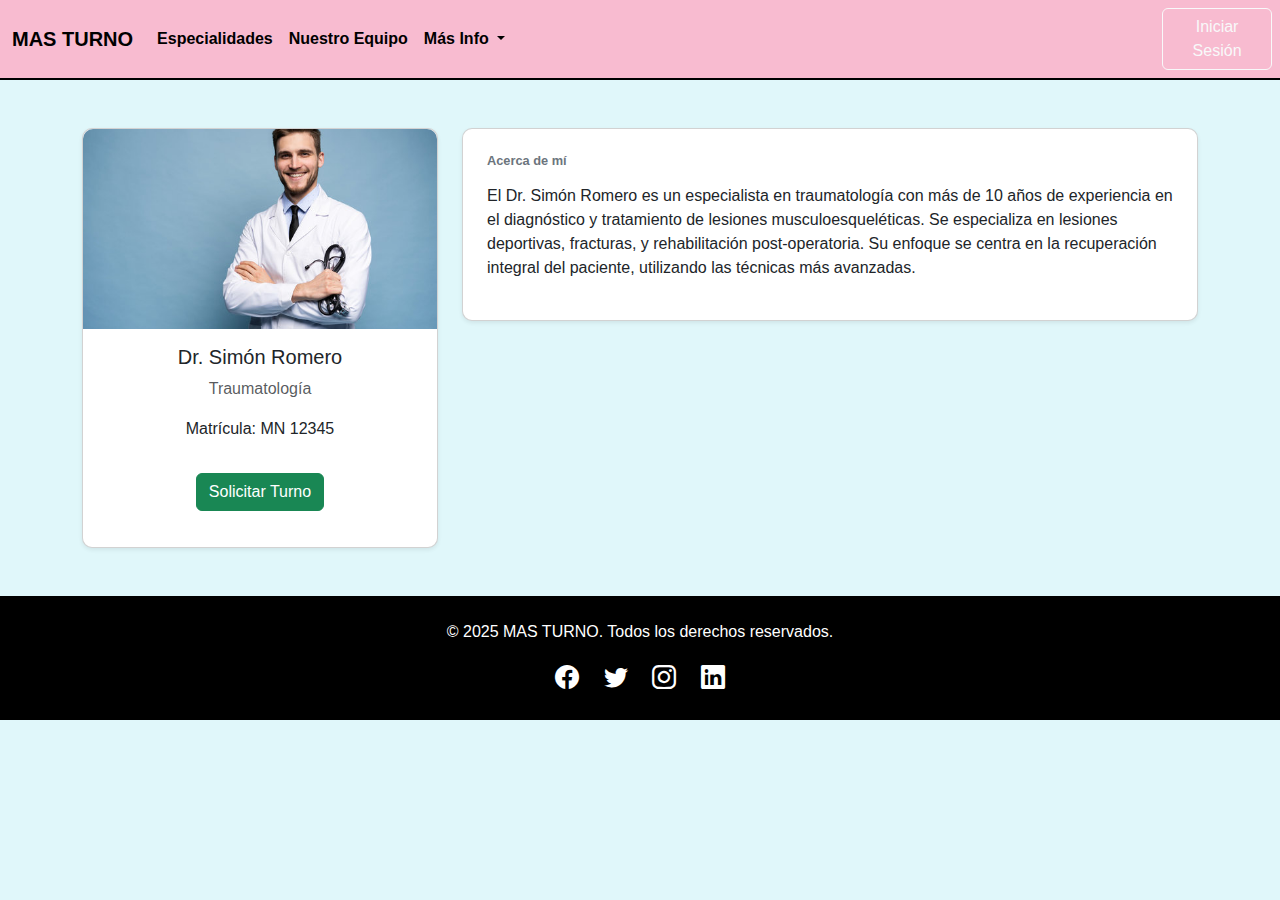
<file: MI TURNO DE SALUD/index/medico_simon_romero.html>
<!DOCTYPE html>
<html lang="es">
<head>
    <meta charset="UTF-8">
    <meta name="viewport" content="width=device-width, initial-scale=1.0">
    <title>Dr. Simón Romero - Traumatología</title>
    <link href="https://cdn.jsdelivr.net/npm/bootstrap@5.3.0/dist/css/bootstrap.min.css" rel="stylesheet">
    <link rel="stylesheet" href="https://cdn.jsdelivr.net/npm/bootstrap-icons@1.10.5/font/bootstrap-icons.css">
    <link rel="stylesheet" href="css/styles.css">
</head>
<body>
        <div class="modal fade" id="loginModal" tabindex="-1" aria-labelledby="loginModalLabel" aria-hidden="true">
        <div class="modal-dialog">
            <div class="modal-content">
                <div class="modal-header">
                    <h5 class="modal-title" id="loginModalLabel">Iniciar Sesión</h5>
                    <button type="button" class="btn-close" data-bs-dismiss="modal" aria-label="Close"></button>
                </div>
                <div class="modal-body">
                    <form id="login-form">
                        <div class="mb-3">
                            <label for="login-email" class="form-label">Email</label>
                            <input type="email" class="form-control" id="login-email" required>
                        </div>
                        <div class="mb-3">
                            <label for="login-password" class="form-label">Contraseña</label>
                            <input type="password" class="form-control" id="login-password" required>
                        </div>
                        <div id="login-error-message" class="alert alert-danger d-none" role="alert">
                            El email o la contraseña son incorrectos.
                        </div>
                        <button type="submit" class="btn btn-primary">Iniciar Sesión</button>
                    </form>
                </div>
                <div class="modal-footer">
                    <span>¿No tienes una cuenta?</span>
                    <a href="registro.html" class="btn btn-link">Regístrate aquí</a>
                </div>
            </div>
        </div>
    </div>
    <div class="modal fade" id="loginModal" tabindex="-1" aria-labelledby="loginModalLabel" aria-hidden="true">
        <div class="modal-dialog">
            <div class="modal-content">
                <div class="modal-header">
                    <h5 class="modal-title" id="loginModalLabel">Iniciar Sesión</h5>
                    <button type="button" class="btn-close" data-bs-dismiss="modal" aria-label="Close"></button>
                </div>
                <div class="modal-body">
                    <div id="login-message" class="alert alert-warning d-none text-center">
                        <h4 class="alert-heading text-uppercase fw-bold">Por favor, inicie sesión para hacer su consulta.</h4>
                    </div>
                    <form id="login-form">
                        <div class="mb-3">
                            <label for="login-email" class="form-label">Email</label>
                            <input type="email" class="form-control" id="login-email" required>
                        </div>
                        <div class="mb-3">
                            <label for="login-password" class="form-label">Contraseña</label>
                            <input type="password" class="form-control" id="login-password" required>
                        </div>
                        <button type="submit" class="btn btn-primary">Iniciar Sesión</button>
                    </form>
                </div>
                <div class="modal-footer">
                    <span>¿No tienes una cuenta?</span>
                    <a href="registro.html" class="btn btn-link">Regístrate aquí</a>
                </div>
            </div>
        </div>
    </div>

    <nav class="navbar navbar-expand-lg">
        <div class="container-fluid">
            <a class="navbar-brand" href="index.html">MAS TURNO</a>
            <button class="navbar-toggler" type="button" data-bs-toggle="collapse" data-bs-target="#navbarNavDropdown" aria-controls="navbarNavDropdown" aria-expanded="false" aria-label="Toggle navigation">
                <span class="navbar-toggler-icon"></span>
            </button>
            <div class="collapse navbar-collapse" id="navbarNavDropdown">
                <ul class="navbar-nav me-auto mb-2 mb-lg-0">
                    <li class="nav-item">
                        <a class="nav-link" href="especialidades.html">Especialidades</a>
                    </li>
                    <li class="nav-item">
                        <a class="nav-link" href="equipo_sanitario.html">Nuestro Equipo</a>
                    </li>
                    <li class="nav-item dropdown">
                        <a class="nav-link dropdown-toggle" href="#" id="navbarDropdownMenuLink" role="button" data-bs-toggle="dropdown" aria-expanded="false">
                            Más Info
                        </a>
                        <ul class="dropdown-menu" aria-labelledby="navbarDropdownMenuLink">
                            <li><a class="dropdown-item" href="https://www.paho.org/es/calendario" target="_blank">Fechas Importantes</a></li>
                            <li><a class="dropdown-item" href="https://www.paho.org/es/temas/funciones-esenciales-salud-publica" target="_blank">Salud Pública</a></li>
                            <li><a class="dropdown-item" href="https://www.argentina.gob.ar/sites/default/files/2016_cuidados_enfermeria_del_nino_con_sindrome_down.pdf" target="_blank">Cuidado Infantil</a></li>
                        </ul>
                    </li>
                </ul>
            </div>
        </div>
         <div class="d-flex">
                    <button class="btn btn-outline-light me-2" type="button" data-bs-toggle="modal" data-bs-target="#loginModal">Iniciar Sesión</button>
                </div>
    </nav>
    <main class="container my-5">
        <div class="row">
            <div class="col-md-4">
                <div class="card h-100 shadow-sm">
                    <img src="simon-romero.jpg" class="card-img-top" alt="Dr. Simón Romero">
                    <div class="card-body text-center">
                        <h5 class="card-title">Dr. Simón Romero</h5>
                        <p class="card-text text-muted">Traumatología</p>
                        <p class="card-text">Matrícula: MN 12345</p>
                        <button class="btn btn-success mt-3" data-bs-toggle="modal" data-bs-target="#calendarModal">Solicitar Turno</button>
                    </div>
                </div>
            </div>
            <div class="col-md-8">
                <div class="card shadow-sm p-4">
                    <h3 class="text-secondary mb-3">Acerca de mí</h3>
                    <p>El Dr. Simón Romero es un especialista en traumatología con más de 10 años de experiencia en el diagnóstico y tratamiento de lesiones musculoesqueléticas. Se especializa en lesiones deportivas, fracturas, y rehabilitación post-operatoria. Su enfoque se centra en la recuperación integral del paciente, utilizando las técnicas más avanzadas.</p>
                </div>
            </div>
        </div>
    </main>

    <div class="modal fade" id="calendarModal" tabindex="-1" aria-labelledby="calendarModalLabel" aria-hidden="true">
      <div class="modal-dialog modal-lg">
        <div class="modal-content">
          <div class="modal-header">
            <h5 class="modal-title" id="calendarModalLabel">Disponibilidad de Turnos</h5>
            <button type="button" class="btn-close" data-bs-dismiss="modal" aria-label="Close"></button>
          </div>
          <div class="modal-body">
            <div id="calendar-container"></div>
            <div id="time-slots-container" class="mt-4"></div>
            <div id="no-slots-message" class="alert alert-danger mt-3 d-none">
                <h4 class="alert-heading text-uppercase fw-bold">Los cupos ya están todos ocupados para ese día.</h4>
            </div>
          </div>
        </div>
      </div>
    </div>
    
    <footer class="text-white py-4 mt-5">
        <div class="container text-center">
            <p>&copy; 2025 MAS TURNO. Todos los derechos reservados.</p>
            <div class="social-icons">
                <a href="#"><i class="bi bi-facebook"></i></a>
                <a href="#"><i class="bi bi-twitter"></i></a>
                <a href="#"><i class="bi bi-instagram"></i></a>
                <a href="#"><i class="bi bi-linkedin"></i></a>
            </div>
        </div>
    </footer>
    
    <script src="https://cdn.jsdelivr.net/npm/bootstrap@5.3.0/dist/js/bootstrap.bundle.min.js"></script>
    <script src="js/script.js"></script>
    <script>
        document.addEventListener('DOMContentLoaded', function () {
            // Lógica para el modal de inicio de sesión
            let isLoggedIn = false;
            const loginModalElement = document.getElementById('loginModal');
            const loginModal = new bootstrap.Modal(loginModalElement);

            window.showLoginModal = function() {
                loginModal.show();
            };

            const turnoBtn = document.querySelector('[data-bs-target="#calendarModal"]');
            turnoBtn.addEventListener('click', function(event) {
                if (!isLoggedIn) {
                    event.preventDefault();
                    showLoginModal();
                }
            });

            // Reemplazo de la lógica del script.js para que funcione en páginas individuales
            const specialty = 'Traumatología';
            const availableDates = ['2025-09-22', '2025-09-25']; 
            const availableTimes = ['09:00', '10:00', '11:00'];
            const noSlots = false; 

            const calendarContainer = document.getElementById('calendar-container');
            const timeSlotsContainer = document.getElementById('time-slots-container');
            const noSlotsMessage = document.getElementById('no-slots-message');

            const renderCalendar = (specialty, availableDates) => {
                const today = new Date();
                const year = today.getFullYear();
                const month = today.getMonth();

                const firstDayOfMonth = new Date(year, month, 1).getDay();
                const daysInMonth = new Date(year, month + 1, 0).getDate();

                let calendarHtml = `
                    <div class="calendar-header">
                        <button class="btn btn-sm btn-outline-secondary" disabled>&lt;</button>
                        <span>${new Date(year, month).toLocaleString('es-ES', { month: 'long', year: 'numeric' })}</span>
                        <button class="btn btn-sm btn-outline-secondary" disabled>&gt;</button>
                    </div>
                    <div class="calendar-grid">
                        <div class="day-header">Lun</div>
                        <div class="day-header">Mar</div>
                        <div class="day-header">Mié</div>
                        <div class="day-header">Jue</div>
                        <div class="day-header">Vie</div>
                        <div class="day-header">Sáb</div>
                        <div class="day-header">Dom</div>
                `;

                for (let i = 0; i < firstDayOfMonth; i++) {
                    calendarHtml += '<div></div>';
                }

                for (let day = 1; day <= daysInMonth; day++) {
                    const date = new Date(year, month, day);
                    const dateString = date.toISOString().split('T')[0];
                    const isAvailable = availableDates.includes(dateString);
                    const dayClass = isAvailable ? 'available' : 'unavailable';
                    const dataDate = `data-date="${dateString}"`;
                    calendarHtml += `<div class="day-cell ${dayClass}" ${dataDate}>${day}</div>`;
                }
                
                calendarHtml += '</div>';
                calendarContainer.innerHTML = calendarHtml;
                
                const dayCells = calendarContainer.querySelectorAll('.day-cell.available');
                dayCells.forEach(cell => {
                    cell.addEventListener('click', (event) => {
                        const selectedDate = event.target.dataset.date;
                        showTimeSlots(specialty, selectedDate);
                    });
                });
            };

            const showTimeSlots = (specialty, date) => {
                timeSlotsContainer.innerHTML = '';
                noSlotsMessage.classList.add('d-none');
                
                if (noSlots) {
                    noSlotsMessage.classList.remove('d-none');
                    return;
                }

                let scheduleHtml = `
                    <h5>Horarios Disponibles para ${specialty} el ${date}</h5>
                    <ul class="schedule-list">
                `;
                availableTimes.forEach(hour => {
                    scheduleHtml += `
                        <li class="schedule-item available">
                            <span>${hour}</span>
                            <button class="btn btn-sm btn-success" data-bs-dismiss="modal" data-time="${hour}">
                                Reservar
                            </button>
                        </li>
                    `;
                });
                scheduleHtml += '</ul>';
                timeSlotsContainer.innerHTML = scheduleHtml;
            };

            document.getElementById('calendarModal').addEventListener('show.bs.modal', () => {
                renderCalendar(specialty, availableDates);
            });
            
            document.getElementById('calendarModal').addEventListener('click', (event) => {
                if (event.target.matches('[data-time]')) {
                    const selectedTime = event.target.dataset.time;
                    const selectedDate = document.querySelector('.day-cell.selected').dataset.date;
                    alert(`Simulando reserva para ${specialty} el ${selectedDate} a las ${selectedTime}hs. ¡Pronto recibirá un correo electrónico!`);
                }
            });

        });
    </script>
</body>
</html>
</file>
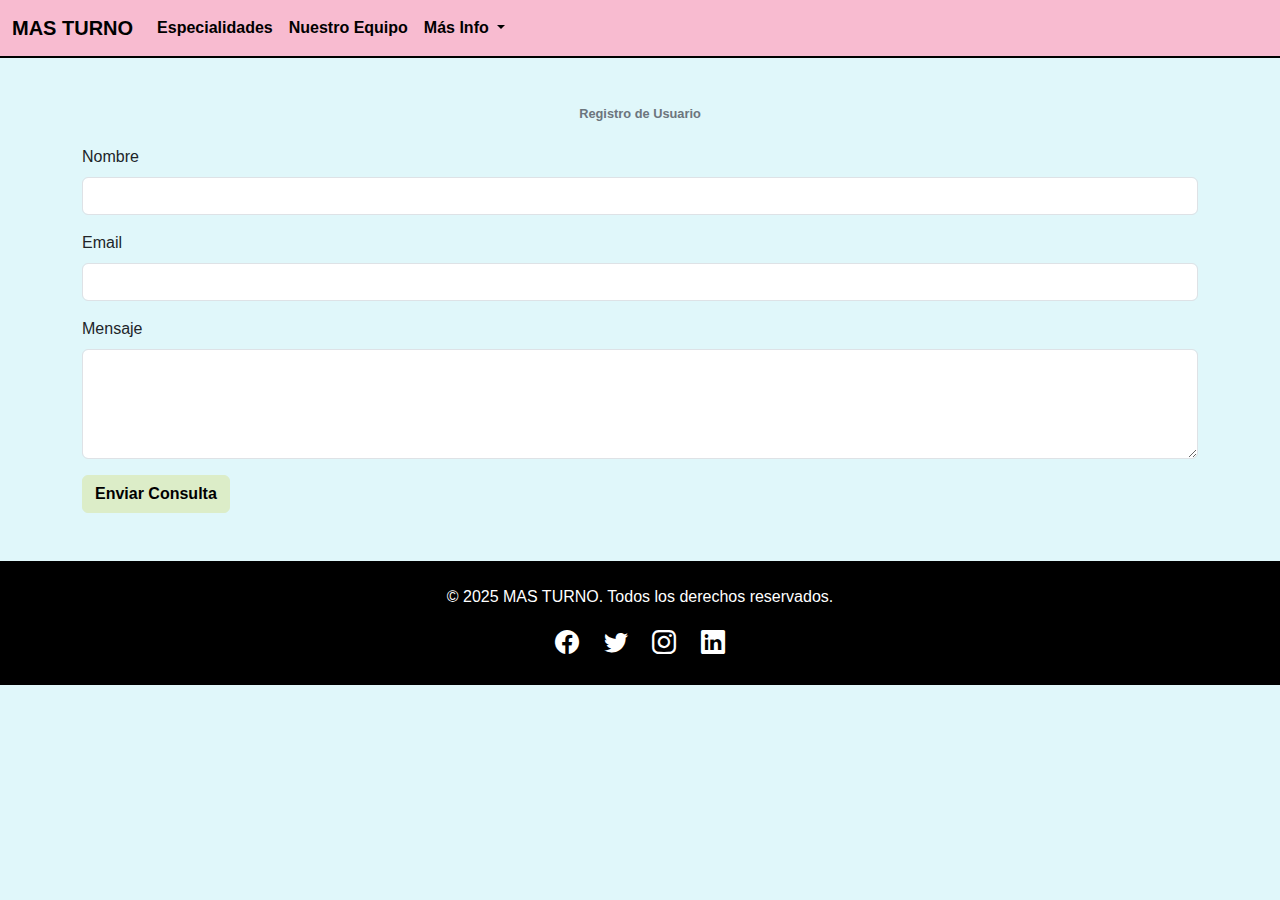
<file: MI TURNO DE SALUD/index/registro.html>
<!DOCTYPE html>
<html lang="es">
<head>
    <meta charset="UTF-8">
    <meta name="viewport" content="width=device-width, initial-scale=1.0">
    <title>Registro - MAS TURNO</title>
    <link href="https://cdn.jsdelivr.net/npm/bootstrap@5.3.0/dist/css/bootstrap.min.css" rel="stylesheet">
    <link rel="stylesheet" href="https://cdn.jsdelivr.net/npm/bootstrap-icons@1.10.5/font/bootstrap-icons.css">
    <link rel="stylesheet" href="css/styles.css">
</head>
<body>
    <div id="age-alert" class="floating-alert alert text-center d-none" role="alert">
        <h4 class="alert-heading text-uppercase fw-bold"></h4>
    </div>

    <nav class="navbar navbar-expand-lg">
        <div class="container-fluid">
            <a class="navbar-brand" href="index.html">MAS TURNO</a>
            <button class="navbar-toggler" type="button" data-bs-toggle="collapse" data-bs-target="#navbarNavDropdown" aria-controls="navbarNavDropdown" aria-expanded="false" aria-label="Toggle navigation">
                <span class="navbar-toggler-icon"></span>
            </button>
            <div class="collapse navbar-collapse" id="navbarNavDropdown">
                <ul class="navbar-nav me-auto mb-2 mb-lg-0">
                    <li class="nav-item">
                        <a class="nav-link" href="especialidades.html">Especialidades</a>
                    </li>
                    <li class="nav-item">
                        <a class="nav-link" href="equipo_sanitario.html">Nuestro Equipo</a>
                    </li>
                    <li class="nav-item dropdown">
                        <a class="nav-link dropdown-toggle" href="#" id="navbarDropdownMenuLink" role="button" data-bs-toggle="dropdown" aria-expanded="false">
                            Más Info
                        </a>
                        <ul class="dropdown-menu" aria-labelledby="navbarDropdownMenuLink">
                            <li><a class="dropdown-item" href="https://www.paho.org/es/calendario" target="_blank">Fechas Importantes</a></li>
                            <li><a class="dropdown-item" href="https://www.paho.org/es/temas/funciones-esenciales-salud-publica" target="_blank">Salud Pública</a></li>
                            <li><a class="dropdown-item" href="https://www.argentina.gob.ar/sites/default/files/2016_cuidados_enfermeria_del_nino_con_sindrome_down.pdf" target="_blank">Cuidado Infantil</a></li>
                        </ul>
                    </li>
                </ul>
            </div>
        </div>
    </nav>
    <main class="container my-5">
        <h2 class="text-center text-secondary mb-4">Registro de Usuario</h2>
        <form id="contacto-form">
    <div class="mb-3">
        <label for="nombre" class="form-label">Nombre</label>
        <input type="text" class="form-control" id="nombre" name="nombre" required>
    </div>
    <div class="mb-3">
        <label for="email" class="form-label">Email</label>
        <input type="email" class="form-control" id="email" name="email" required>
    </div>
    <div class="mb-3">
        <label for="mensaje" class="form-label">Mensaje</label>
        <textarea class="form-control" id="mensaje" name="mensaje" rows="4" required></textarea>
    </div>
    <button type="submit" class="btn btn-primary">Enviar Consulta</button>
</form>
    </main>

    <footer class="text-white py-4 mt-5">
        <div class="container text-center">
            <p>&copy; 2025 MAS TURNO. Todos los derechos reservados.</p>
            <div class="social-icons">
                <a href="#"><i class="bi bi-facebook"></i></a>
                <a href="#"><i class="bi bi-twitter"></i></a>
                <a href="#"><i class="bi bi-instagram"></i></a>
                <a href="#"><i class="bi bi-linkedin"></i></a>
            </div>
        </div>
    </footer>

    <script src="https://cdn.jsdelivr.net/npm/bootstrap@5.3.0/dist/js/bootstrap.bundle.min.js"></script>
    <script src="js/registro.js"></script>
</body>
</html>
</file>
<file: MI TURNO DE SALUD/index/css/styles.css>
/* Paleta de Colores Pastel */
:root {
    --pastel-blue: #e0f7fa;
    --pastel-pink: #f8bbd0;
    --pastel-green: #dcedc8;
    --pastel-yellow: #fff9c4;
    --black: #000000;
    --white: #ffffff;
}

body {
    background-color: var(--pastel-blue);
    font-family: 'Arial', sans-serif;
}

/* Navbar */
.navbar {
    background-color: var(--pastel-pink);
    border-bottom: 2px solid var(--black);
}

.navbar-brand, .navbar-nav .nav-link {
    color: var(--black) !important;
    font-weight: bold;
}

.navbar-nav .nav-link.active {
    text-decoration: underline;
    text-underline-offset: 4px;
    text-decoration-thickness: 2px;
}

/* Botón "Acceder/Registrarse" */
.btn-primary {
    background-color: var(--pastel-green);
    border-color: var(--pastel-green);
    color: var(--black);
    font-weight: bold;
}

.btn-primary:hover {
    background-color: var(--pastel-yellow);
    border-color: var(--pastel-yellow);
}

/* Carrusel */
.carousel-item img {
    height: 60vh;
    object-fit: cover;
}

.carousel-caption {
    background-color: rgba(255, 255, 255, 0.5);
    border-radius: 10px;
    padding: 1rem;
}

.carousel-caption h5, .carousel-caption p {
    color: var(--black);
    font-weight: bold;
}

/* Alerta flotante de bienvenida */
.floating-alert {
    position: fixed;
    top: 20px;
    left: 50%;
    transform: translateX(-50%);
    width: 80%;
    max-width: 600px;
    z-index: 1050;
    box-shadow: 0 4px 8px rgba(0, 0, 0, 0.2);
    animation: fadeInOut 5s ease-in-out forwards;
}

@keyframes fadeInOut {
    0% { opacity: 0; transform: translateY(-50px); }
    10% { opacity: 1; transform: translateY(0); }
    90% { opacity: 1; transform: translateY(0); }
    100% { opacity: 0; transform: translateY(-50px); }
}

/* Secciones de contenido */
.card-especialidad, .card-agente, .card {
    background-color: var(--white);
    border-radius: 10px;
    box-shadow: 0 4px 8px rgba(0, 0, 0, 0.1);
    margin-bottom: 20px;
    text-decoration: none;
    color: inherit;
    transition: transform 0.3s ease;
}

.card-especialidad:hover, .card-agente:hover {
    transform: translateY(-5px);
}

.card-img-top {
    border-top-left-radius: 10px;
    border-top-right-radius: 10px;
    height: 200px;
    object-fit: cover;
}

.rounded-circle {
    width: 150px;
    height: 150px;
    object-fit: cover;
    border: 3px solid var(--pastel-green);
}

/* Footer */
footer {
    background-color: var(--black);
}

.social-icons a {
    color: var(--white);
    font-size: 1.5rem;
    margin: 0 10px;
    transition: color 0.3s ease;
}

.social-icons a:hover {
    color: #00ff00; /* Verde resaltado */
}
/* Estilos para el calendario de turnos */
#calendar-container {
    padding: 20px;
}

.calendar-header {
    display: flex;
    justify-content: space-between;
    align-items: center;
    margin-bottom: 20px;
    font-size: 1.25rem;
    font-weight: bold;
}

.calendar-grid {
    display: grid;
    grid-template-columns: repeat(7, 1fr);
    gap: 10px;
    text-align: center;
}

.day-header {
    font-weight: bold;
    color: #555;
}

.day-cell {
    padding: 15px;
    border-radius: 8px;
    cursor: pointer;
    transition: background-color 0.3s;
}

.day-cell.available {
    background-color: #d4edda; /* Verde claro */
    color: #155724;
}

.day-cell.available:hover {
    background-color: #c3e6cb;
}

.day-cell.unavailable {
    background-color: #f8d7da; /* Rojo claro */
    color: #721c24;
    cursor: not-allowed;
}

.day-cell.today {
    border: 2px solid #007bff;
}

.day-info {
    font-size: 0.8rem;
    margin-top: 5px;
}

/* Modal de detalle de horarios */
.schedule-modal-content {
    background-color: #f8f9fa;
}

.schedule-list {
    list-style: none;
    padding: 0;
}

.schedule-item {
    padding: 10px;
    margin-bottom: 8px;
    border-radius: 5px;
    display: flex;
    justify-content: space-between;
    align-items: center;
}

.schedule-item.available {
    background-color: #e2f9e4;
    color: #0b5e28;
}

.schedule-item.unavailable {
    background-color: #ffe6e8;
    color: #8c1e22;
    text-decoration: line-through;
}
/* Agrega esta clase para el cartel de la edad */
.alert.custom-alert {
    position: fixed;
    top: 20px;
    right: 20px;
    z-index: 1050;
}
h1 {
    font-size: 80%; /* Puedes cambiar el valor, por ejemplo, a 48px o 2.5em */
    color: #000;
    font-weight: bold;
}
h2 {
    font-size: 80%; /* Puedes cambiar el valor, por ejemplo, a 48px o 2.5em */
    color: #000;
    font-weight: bold;
}
h3 {
    font-size: 80%; /* Puedes cambiar el valor, por ejemplo, a 48px o 2.5em */
    color: #000;
    font-weight: bold;
}
</file>
